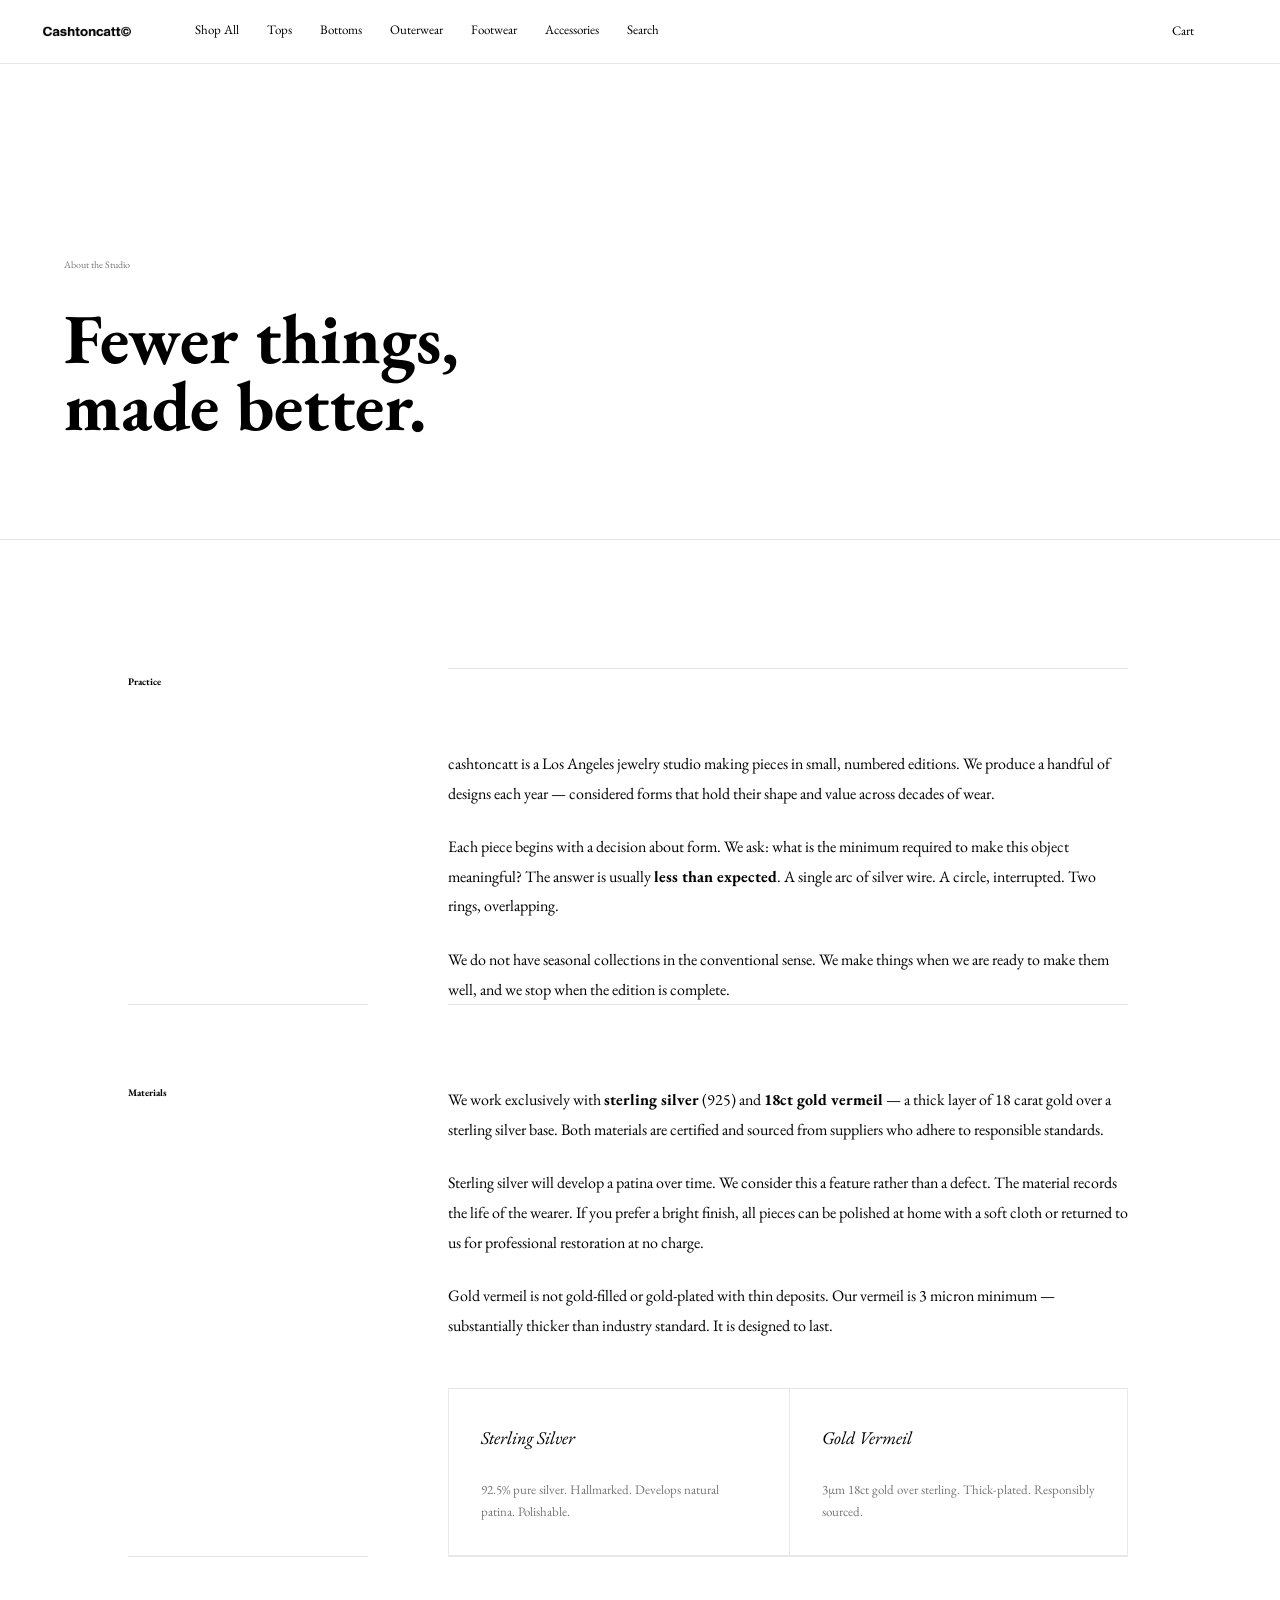
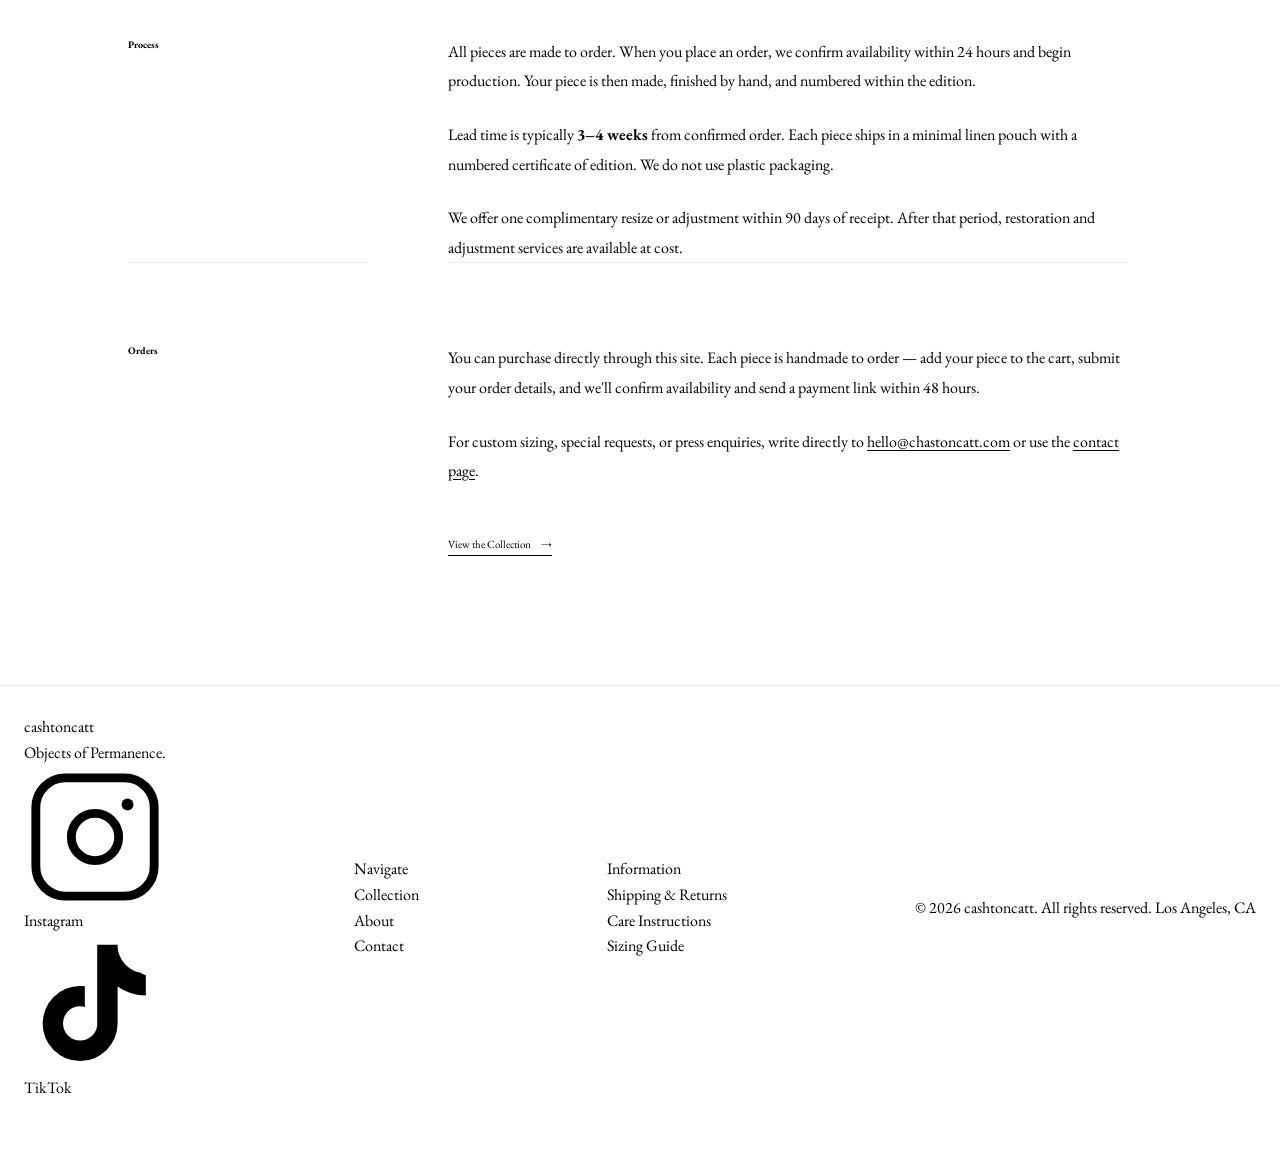
<file: about.html>
<!DOCTYPE html>
<html lang="en">
<head>
  <meta charset="UTF-8">
  <meta name="viewport" content="width=device-width, initial-scale=1.0">
  <title>About — cashtoncatt</title>
  <meta name="description" content="cashtoncatt makes jewelry in small quantities from a studio in Los Angeles. Learn about our practice, materials, and process.">
  <link rel="preconnect" href="https://fonts.googleapis.com">
  <link rel="preconnect" href="https://fonts.gstatic.com" crossorigin>
  <link href="https://fonts.googleapis.com/css2?family=EB+Garamond:ital,wght@0,400;0,500;0,700;1,400&display=swap" rel="stylesheet">
  <link rel="stylesheet" href="css/style.css">
</head>
<body>

  <!-- ============================================
       NAVIGATION
       ============================================ -->
  <nav class="nav scrolled" id="nav">
    <div class="nav__left">
      <a href="index.html" class="nav__brand">
        <img src="images/logo.png" alt="cashtoncatt" class="nav__logo">
      </a>
      <div class="nav__cats">
        <a href="products.html" class="nav__link nav__link--cat">Shop All</a>
        <a href="products.html" class="nav__link nav__link--cat">Tops</a>
        <a href="products.html" class="nav__link nav__link--cat">Bottoms</a>
        <a href="products.html" class="nav__link nav__link--cat">Outerwear</a>
        <a href="products.html" class="nav__link nav__link--cat">Footwear</a>
        <a href="products.html" class="nav__link nav__link--cat">Accessories</a>
        <a href="#" class="nav__link nav__link--cat">Search</a>
      </div>
    </div>
    <div class="nav__right">
      <button class="nav__cart" id="cartToggle" aria-label="Open cart">
        Cart <span class="nav__cart-badge" id="cartBadge1">0</span>
      </button>
      <button class="nav__mobile-toggle" id="mobileToggle" aria-label="Open menu">
        <span></span>
        <span></span>
      </button>
    </div>
  </nav>

  <!-- Mobile Nav -->
  <div class="nav-mobile" id="navMobile" role="dialog" aria-label="Navigation">
    <button class="nav-mobile__close" id="navMobileClose">Close</button>
    <ul class="nav-mobile__links">
      <li><a href="index.html">Home</a></li>
      <li><a href="products.html">Collection</a></li>
      <li><a href="about.html">About</a></li>
      <li><a href="contact.html">Contact</a></li>
    </ul>
  </div>

  <!-- ============================================
       ABOUT HERO
       ============================================ -->
  <section class="about-hero">
    <div class="about-hero__content">
      <span class="label about-hero__label">About the Studio</span>
      <h1 class="about-hero__title display">
        Fewer things,<br>made better.
      </h1>
    </div>
  </section>

  <!-- ============================================
       ABOUT BODY
       ============================================ -->
  <main class="about-body">
    <div class="about-body__inner container">

      <!-- Section 1: Practice -->
      <div class="about-body__section reveal">
        <p class="about-body__label">Practice</p>
      </div>
      <div class="about-body__section reveal reveal-d1">
        <div class="about-body__text">
          <p>
            cashtoncatt is a Los Angeles jewelry studio making pieces in small, numbered editions. We produce a handful of designs each year — considered forms that hold their shape and value across decades of wear.
          </p>
          <p>
            Each piece begins with a decision about form. We ask: what is the minimum required to make this object meaningful? The answer is usually <strong>less than expected</strong>. A single arc of silver wire. A circle, interrupted. Two rings, overlapping.
          </p>
          <p>
            We do not have seasonal collections in the conventional sense. We make things when we are ready to make them well, and we stop when the edition is complete.
          </p>
        </div>
      </div>

      <!-- Section 2: Materials -->
      <div class="about-body__section reveal">
        <p class="about-body__label">Materials</p>
      </div>
      <div class="about-body__section reveal reveal-d1">
        <div class="about-body__text">
          <p>
            We work exclusively with <strong>sterling silver</strong> (925) and <strong>18ct gold vermeil</strong> — a thick layer of 18 carat gold over a sterling silver base. Both materials are certified and sourced from suppliers who adhere to responsible standards.
          </p>
          <p>
            Sterling silver will develop a patina over time. We consider this a feature rather than a defect. The material records the life of the wearer. If you prefer a bright finish, all pieces can be polished at home with a soft cloth or returned to us for professional restoration at no charge.
          </p>
          <p>
            Gold vermeil is not gold-filled or gold-plated with thin deposits. Our vermeil is 3 micron minimum — substantially thicker than industry standard. It is designed to last.
          </p>
          <div class="materials-grid">
            <div class="material-item">
              <p class="material-item__name">Sterling Silver</p>
              <p class="material-item__desc">92.5% pure silver. Hallmarked. Develops natural patina. Polishable.</p>
            </div>
            <div class="material-item" style="border-left: 1px solid var(--border);">
              <p class="material-item__name">Gold Vermeil</p>
              <p class="material-item__desc">3μm 18ct gold over sterling. Thick-plated. Responsibly sourced.</p>
            </div>
          </div>
        </div>
      </div>

      <!-- Section 3: Process -->
      <div class="about-body__section reveal">
        <p class="about-body__label">Process</p>
      </div>
      <div class="about-body__section reveal reveal-d1">
        <div class="about-body__text">
          <p>
            All pieces are made to order. When you place an order, we confirm availability within 24 hours and begin production. Your piece is then made, finished by hand, and numbered within the edition.
          </p>
          <p>
            Lead time is typically <strong>3–4 weeks</strong> from confirmed order. Each piece ships in a minimal linen pouch with a numbered certificate of edition. We do not use plastic packaging.
          </p>
          <p>
            We offer one complimentary resize or adjustment within 90 days of receipt. After that period, restoration and adjustment services are available at cost.
          </p>
        </div>
      </div>

      <!-- Section 4: Orders -->
      <div class="about-body__section reveal">
        <p class="about-body__label">Orders</p>
      </div>
      <div class="about-body__section reveal reveal-d1">
        <div class="about-body__text">
          <p>
            You can purchase directly through this site. Each piece is handmade to order — add your piece to the cart, submit your order details, and we'll confirm availability and send a payment link within 48 hours.
          </p>
          <p>
            For custom sizing, special requests, or press enquiries, write directly to <a href="mailto:hello@chastoncatt.com" style="text-decoration: underline; text-underline-offset: 3px;">hello@chastoncatt.com</a> or use the <a href="contact.html" style="text-decoration: underline; text-underline-offset: 3px;">contact page</a>.
          </p>
          <a href="products.html" class="cta-link" style="margin-top: 48px; display: inline-flex;">
            View the Collection <span class="arrow">→</span>
          </a>
        </div>
      </div>

    </div>
  </main>

  <!-- ============================================
       FOOTER
       ============================================ -->
  <footer class="footer">
    <div class="footer__inner">
      <div>
        <p class="footer__brand">cashtoncatt</p>
        <p class="footer__tagline">Objects of Permanence.</p>
        <div class="footer__social">
          <a href="https://instagram.com/chastoncatt" target="_blank" rel="noopener" class="footer__social-link" aria-label="Instagram">
            <svg class="footer__social-icon" viewBox="0 0 24 24" fill="none" stroke="currentColor" stroke-width="1.5" xmlns="http://www.w3.org/2000/svg" aria-hidden="true">
              <rect x="2" y="2" width="20" height="20" rx="5" ry="5"/>
              <circle cx="12" cy="12" r="4"/>
              <circle cx="17.5" cy="6.5" r="1" fill="currentColor" stroke="none"/>
            </svg>
            Instagram
          </a>
          <a href="https://tiktok.com/@chastoncatt" target="_blank" rel="noopener" class="footer__social-link" aria-label="TikTok">
            <svg class="footer__social-icon" viewBox="0 0 24 24" fill="currentColor" xmlns="http://www.w3.org/2000/svg" aria-hidden="true">
              <path d="M19.59 6.69a4.83 4.83 0 01-3.77-4.25V2h-3.45v13.67a2.89 2.89 0 01-2.88 2.5 2.89 2.89 0 01-2.89-2.89 2.89 2.89 0 012.89-2.89c.28 0 .54.04.79.1V9.01a6.27 6.27 0 00-.79-.05 6.34 6.34 0 00-6.34 6.34 6.34 6.34 0 006.34 6.34 6.34 6.34 0 006.33-6.34V9.05a8.16 8.16 0 004.77 1.52V7.12a4.85 4.85 0 01-1-.43z"/>
            </svg>
            TikTok
          </a>
        </div>
      </div>
      <div>
        <p class="footer__nav-label">Navigate</p>
        <ul class="footer__nav">
          <li><a href="products.html">Collection</a></li>
          <li><a href="about.html">About</a></li>
          <li><a href="contact.html">Contact</a></li>
        </ul>
      </div>
      <div>
        <p class="footer__nav-label">Information</p>
        <ul class="footer__nav">
          <li><a href="contact.html">Shipping &amp; Returns</a></li>
          <li><a href="contact.html">Care Instructions</a></li>
          <li><a href="contact.html">Sizing Guide</a></li>
        </ul>
      </div>
      <div class="footer__bottom">
        <span>© 2026 cashtoncatt. All rights reserved.</span>
        <span>Los Angeles, CA</span>
      </div>
    </div>
  </footer>

  <script src="js/products.js"></script>
  <script src="js/cart.js"></script>
  <script src="js/main.js"></script>
</body>
</html>
</file>
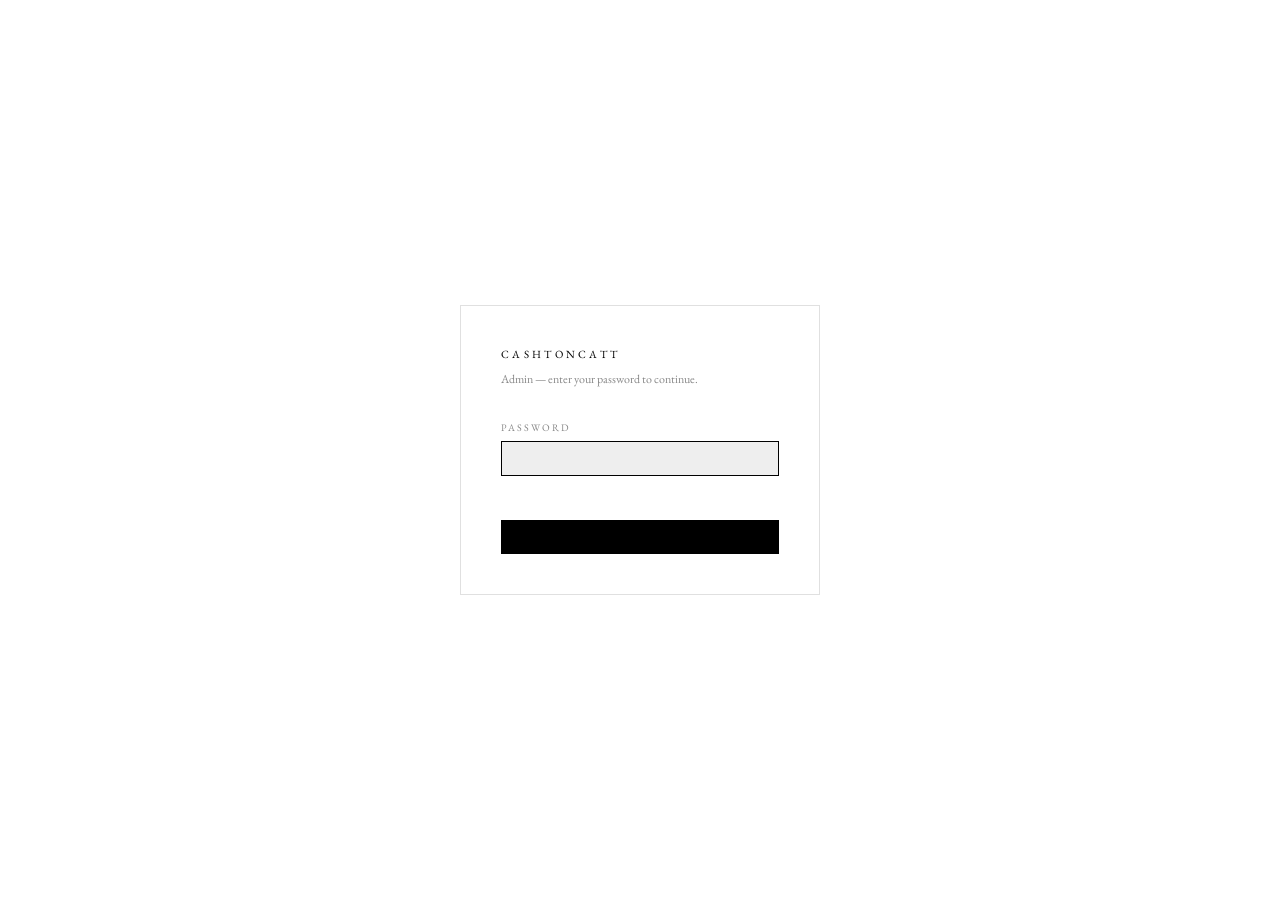
<file: admin.html>
<!DOCTYPE html>
<html lang="en">
<head>
  <meta charset="UTF-8">
  <meta name="viewport" content="width=device-width, initial-scale=1.0">
  <title>Admin — cashtoncatt</title>
  <meta name="robots" content="noindex, nofollow">
  <link rel="preconnect" href="https://fonts.googleapis.com">
  <link rel="preconnect" href="https://fonts.gstatic.com" crossorigin>
  <link href="https://fonts.googleapis.com/css2?family=EB+Garamond:ital,wght@0,400;0,500;0,700;1,400&display=swap" rel="stylesheet">
  <style>
    *, *::before, *::after { box-sizing: border-box; margin: 0; padding: 0; }

    :root {
      --bg:      #ffffff;
      --bg2:     #f5f5f5;
      --bg3:     #eeeeee;
      --border:  #e0e0e0;
      --text:    #111111;
      --muted:   #888888;
      --accent:  #000000;
      --danger:  #cc0000;
      --success: #008844;
    }

    html { font-size: 14px; -webkit-font-smoothing: antialiased; }

    body {
      font-family: 'EB Garamond', Georgia, serif;
      background: var(--bg);
      color: var(--text);
      min-height: 100vh;
      line-height: 1.5;
    }

    a { color: inherit; text-decoration: none; }
    button { cursor: pointer; font-family: inherit; }
    input, textarea, select {
      font-family: inherit;
      font-size: 13px;
      color: var(--text);
      background: var(--bg3);
      border: 1px solid var(--border);
      padding: 8px 10px;
      width: 100%;
      transition: border-color 0.15s;
    }
    input:focus, textarea:focus, select:focus {
      outline: none;
      border-color: var(--accent);
    }
    input[type="checkbox"] {
      width: auto;
      accent-color: var(--accent);
    }
    input[type="color"] {
      width: 48px;
      height: 32px;
      padding: 2px;
      cursor: pointer;
    }
    input[type="file"] {
      background: none;
      border: none;
      padding: 0;
      color: var(--muted);
    }
    textarea { resize: vertical; }
    select option { background: var(--bg3); }

    /* ---- Layout ---- */
    .admin-header {
      background: var(--bg2);
      border-bottom: 1px solid var(--border);
      padding: 16px 24px;
      display: flex;
      align-items: center;
      justify-content: space-between;
      position: sticky;
      top: 0;
      z-index: 10;
    }

    .admin-header__brand {
      font-size: 11px;
      letter-spacing: 0.3em;
      text-transform: uppercase;
      color: var(--accent);
    }

    .admin-header__right {
      display: flex;
      align-items: center;
      gap: 16px;
      font-size: 11px;
      color: var(--muted);
    }

    .admin-main {
      max-width: 1100px;
      margin: 0 auto;
      padding: 40px 24px 80px;
    }

    .admin-section-title {
      font-size: 11px;
      letter-spacing: 0.25em;
      text-transform: uppercase;
      color: var(--muted);
      margin-bottom: 20px;
      padding-bottom: 12px;
      border-bottom: 1px solid var(--border);
    }

    /* ---- Notice ---- */
    .admin-notice {
      position: fixed;
      bottom: 24px;
      right: 24px;
      background: var(--success);
      color: #000;
      padding: 12px 20px;
      font-size: 12px;
      letter-spacing: 0.1em;
      opacity: 0;
      pointer-events: none;
      transition: opacity 0.3s;
      z-index: 100;
    }

    .admin-notice.visible { opacity: 1; }

    /* ---- Login Wall ---- */
    .admin-login-wall {
      min-height: 100vh;
      display: flex;
      align-items: center;
      justify-content: center;
      padding: 24px;
    }

    .admin-login-box {
      width: 100%;
      max-width: 360px;
      border: 1px solid var(--border);
      padding: 40px;
    }

    .admin-login-title {
      font-size: 11px;
      letter-spacing: 0.3em;
      text-transform: uppercase;
      color: var(--accent);
      margin-bottom: 8px;
    }

    .admin-login-sub {
      font-size: 12px;
      color: var(--muted);
      margin-bottom: 32px;
    }

    .admin-login-field {
      display: flex;
      flex-direction: column;
      gap: 6px;
      margin-bottom: 16px;
    }

    .admin-login-field label {
      font-size: 10px;
      letter-spacing: 0.2em;
      text-transform: uppercase;
      color: var(--muted);
    }

    .admin-login-error {
      font-size: 12px;
      color: var(--danger);
      margin-bottom: 12px;
      min-height: 16px;
    }

    /* ---- Buttons ---- */
    .admin-btn {
      background: none;
      border: 1px solid var(--border);
      color: var(--text);
      padding: 7px 14px;
      font-size: 11px;
      letter-spacing: 0.1em;
      transition: border-color 0.15s, color 0.15s;
    }

    .admin-btn:hover {
      border-color: var(--accent);
      color: var(--accent);
    }

    .admin-btn-primary {
      background: var(--accent);
      border: 1px solid var(--accent);
      color: #000;
      padding: 9px 18px;
      font-size: 11px;
      letter-spacing: 0.1em;
      font-family: inherit;
      transition: opacity 0.15s;
    }

    .admin-btn-primary:hover { opacity: 0.85; }

    .admin-btn-danger {
      border-color: var(--danger);
      color: var(--danger);
    }

    .admin-btn-danger:hover {
      background: var(--danger);
      color: #fff;
    }

    /* ---- Table ---- */
    .admin-table {
      width: 100%;
      border-collapse: collapse;
      font-size: 12px;
      margin-bottom: 20px;
    }

    .admin-table th {
      text-align: left;
      font-size: 10px;
      letter-spacing: 0.15em;
      text-transform: uppercase;
      color: var(--muted);
      padding: 10px 12px;
      border-bottom: 1px solid var(--border);
    }

    .admin-table td {
      padding: 14px 12px;
      border-bottom: 1px solid var(--border);
      vertical-align: middle;
    }

    .admin-table tr:hover td { background: var(--bg2); }

    .admin-product-name { color: var(--accent); margin-bottom: 2px; }
    .admin-product-meta { font-size: 11px; color: var(--muted); }

    .admin-actions { display: flex; gap: 8px; }

    .admin-toggle {
      font-size: 10px;
      letter-spacing: 0.1em;
      padding: 4px 10px;
      border: 1px solid var(--border);
      background: none;
      font-family: inherit;
      cursor: pointer;
      transition: all 0.15s;
    }

    .admin-toggle.on {
      border-color: var(--success);
      color: var(--success);
    }

    .admin-toggle.off { color: var(--muted); }

    .admin-toggle:hover { border-color: var(--accent); color: var(--accent); }

    .admin-empty {
      color: var(--muted);
      font-size: 13px;
      padding: 32px 0;
    }

    /* ---- Form ---- */
    .admin-form-panel {
      margin-top: 32px;
      border: 1px solid var(--border);
      padding: 32px;
      background: var(--bg2);
    }

    .admin-form-title {
      font-size: 11px;
      letter-spacing: 0.25em;
      text-transform: uppercase;
      color: var(--accent);
      margin-bottom: 28px;
    }

    .admin-form-grid {
      display: grid;
      grid-template-columns: 1fr 1fr;
      gap: 20px;
    }

    @media (max-width: 640px) {
      .admin-form-grid { grid-template-columns: 1fr; }
    }

    .admin-field {
      display: flex;
      flex-direction: column;
      gap: 6px;
    }

    .admin-field-wide {
      grid-column: 1 / -1;
    }

    .admin-field label {
      font-size: 10px;
      letter-spacing: 0.15em;
      text-transform: uppercase;
      color: var(--muted);
    }

    .admin-hint {
      font-size: 11px;
      color: var(--muted);
      margin-top: 4px;
    }

    .admin-form-actions {
      margin-top: 28px;
      padding-top: 20px;
      border-top: 1px solid var(--border);
      display: flex;
      gap: 12px;
      flex-wrap: wrap;
      align-items: center;
    }

    /* ---- Logout ---- */
    .admin-logout {
      font-size: 11px;
      letter-spacing: 0.15em;
      text-transform: uppercase;
      color: var(--muted);
      background: none;
      border: none;
      cursor: pointer;
      transition: color 0.15s;
    }

    .admin-logout:hover { color: var(--accent); }

    /* ---- Info box ---- */
    .admin-info {
      border: 1px solid var(--border);
      padding: 16px 20px;
      margin-bottom: 32px;
      font-size: 12px;
      color: var(--muted);
      line-height: 1.7;
    }

    .admin-info strong { color: var(--text); }

    /* Site status */
    .admin-site-status {
      border: 1px solid var(--border);
      padding: 24px;
      background: var(--bg2);
      margin-bottom: 0;
    }

    .admin-status-row {
      display: flex;
      align-items: center;
      justify-content: space-between;
      gap: 24px;
    }

    .admin-status-label {
      font-size: 18px;
      font-weight: bold;
      letter-spacing: 0.1em;
      margin-bottom: 4px;
    }

    .admin-status-label.open  { color: var(--success); }
    .admin-status-label.closed { color: var(--danger); }

    .admin-status-sub {
      font-size: 12px;
      color: var(--muted);
    }

    .admin-status-toggle {
      font-family: inherit;
      font-size: 11px;
      letter-spacing: 0.1em;
      padding: 9px 18px;
      border: 1px solid var(--border);
      background: none;
      color: var(--text);
      cursor: pointer;
      white-space: nowrap;
      transition: all 0.15s;
    }

    .admin-status-toggle:hover {
      border-color: var(--accent);
      color: var(--accent);
    }

    /* Bypass users table */
    .bypass-user-row {
      display: flex;
      align-items: center;
      justify-content: space-between;
      padding: 12px 0;
      border-bottom: 1px solid var(--border);
      font-size: 12px;
      gap: 16px;
    }

    .bypass-user-email { color: var(--accent); }
    .bypass-user-pw { color: var(--muted); font-size: 11px; }
  </style>
</head>
<body>

  <!-- ============================================
       LOGIN WALL
       ============================================ -->
  <div class="admin-login-wall" id="adminLoginWall">
    <div class="admin-login-box">
      <p class="admin-login-title">cashtoncatt</p>
      <p class="admin-login-sub">Admin — enter your password to continue.</p>
      <form id="adminLoginForm">
        <div class="admin-login-field">
          <label for="adminPassword">Password</label>
          <input type="password" id="adminPassword" autocomplete="current-password" autofocus>
        </div>
        <p class="admin-login-error" id="loginError"></p>
        <button type="submit" class="admin-btn-primary" style="width:100%">Enter →</button>
      </form>
    </div>
  </div>

  <!-- ============================================
       DASHBOARD (hidden until authed)
       ============================================ -->
  <div id="adminDashboard" style="display:none">

    <header class="admin-header">
      <span class="admin-header__brand">cashtoncatt · Admin</span>
      <div class="admin-header__right">
        <a href="index.html" target="_blank">← View Site</a>
        <button class="admin-logout" id="adminLogout">Log Out</button>
      </div>
    </header>

    <main class="admin-main">

      <!-- ============================================
           SITE STATUS
           ============================================ -->
      <p class="admin-section-title">Site Status</p>

      <div class="admin-site-status" id="adminSiteStatus">
        <div class="admin-status-row">
          <div>
            <div class="admin-status-label" id="siteStatusLabel">OPEN</div>
            <div class="admin-status-sub">Visitors can access the site normally.</div>
          </div>
          <button class="admin-status-toggle" id="siteStatusToggle">Set to CLOSED</button>
        </div>
      </div>

      <p class="admin-section-title" style="margin-top:40px">Bypass Users <span style="font-size:10px;color:var(--muted);text-transform:none;letter-spacing:0;">(can access site when closed)</span></p>

      <div class="admin-info">
        Add email + password pairs for users who can access the site even when it's closed.
      </div>

      <div id="bypassUsersList"></div>

      <div class="admin-form-panel" style="margin-top:0">
        <p class="admin-form-title">Add Bypass User</p>
        <div class="admin-form-grid">
          <div class="admin-field">
            <label>Email</label>
            <input type="email" id="bypassEmail" placeholder="user@example.com">
          </div>
          <div class="admin-field">
            <label>Password</label>
            <input type="text" id="bypassPassword" placeholder="Choose a password">
          </div>
        </div>
        <div class="admin-form-actions">
          <button class="admin-btn-primary" id="addBypassUser">Add User</button>
        </div>
      </div>

      <div class="admin-info" style="margin-top:40px">
        <strong>How products work:</strong> Changes you make here are saved in your browser and appear on the site immediately.
        Use <strong>Export JSON</strong> to download an updated <code>products.js</code> file — upload it to your server to make changes permanent across all devices.
        <br>Default password is <strong>chastoncatt2026</strong> — change it in <code>js/admin.js</code> line 8.
      </div>

      <p class="admin-section-title">Products</p>

      <div id="adminProducts">
        <!-- Rendered by admin.js -->
      </div>

      <div id="adminFormPanel" class="admin-form-panel" style="display:none">
        <!-- Product form rendered by admin.js -->
      </div>

    </main>

  </div>

  <!-- Notice toast -->
  <div class="admin-notice" id="adminNotice"></div>

  <script src="js/products.js"></script>
  <script src="js/admin.js"></script>
</body>
</html>
</file>
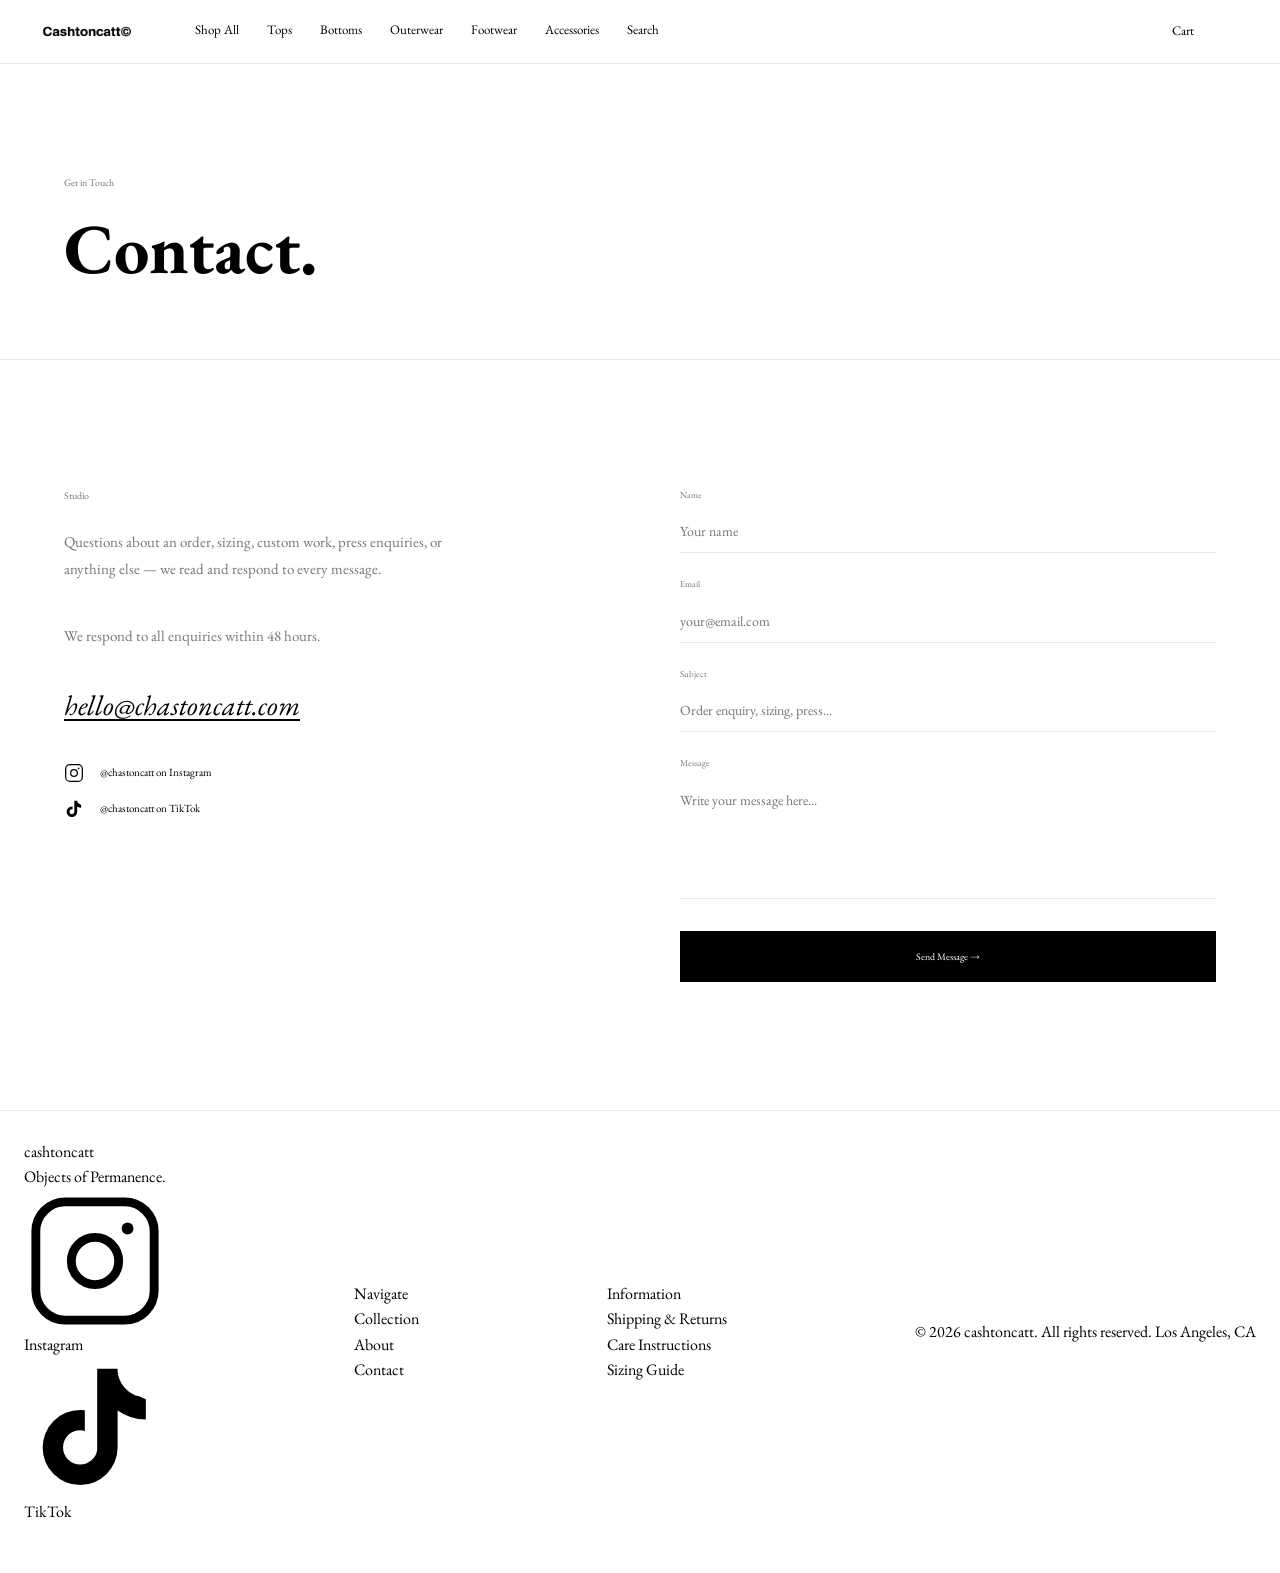
<file: contact.html>
<!DOCTYPE html>
<html lang="en">
<head>
  <meta charset="UTF-8">
  <meta name="viewport" content="width=device-width, initial-scale=1.0">
  <title>Contact — cashtoncatt</title>
  <meta name="description" content="Get in touch with cashtoncatt. Questions, custom work, press, and general enquiries.">
  <link rel="preconnect" href="https://fonts.googleapis.com">
  <link rel="preconnect" href="https://fonts.gstatic.com" crossorigin>
  <link href="https://fonts.googleapis.com/css2?family=EB+Garamond:ital,wght@0,400;0,500;0,700;1,400&display=swap" rel="stylesheet">
  <link rel="stylesheet" href="css/style.css">
</head>
<body>

  <!-- ============================================
       NAVIGATION
       ============================================ -->
  <nav class="nav scrolled" id="nav">
    <div class="nav__left">
      <a href="index.html" class="nav__brand">
        <img src="images/logo.png" alt="cashtoncatt" class="nav__logo">
      </a>
      <div class="nav__cats">
        <a href="products.html" class="nav__link nav__link--cat">Shop All</a>
        <a href="products.html" class="nav__link nav__link--cat">Tops</a>
        <a href="products.html" class="nav__link nav__link--cat">Bottoms</a>
        <a href="products.html" class="nav__link nav__link--cat">Outerwear</a>
        <a href="products.html" class="nav__link nav__link--cat">Footwear</a>
        <a href="products.html" class="nav__link nav__link--cat">Accessories</a>
        <a href="#" class="nav__link nav__link--cat">Search</a>
      </div>
    </div>
    <div class="nav__right">
      <button class="nav__cart" id="cartToggle" aria-label="Open cart">
        Cart <span class="nav__cart-badge" id="cartBadge1">0</span>
      </button>
      <button class="nav__mobile-toggle" id="mobileToggle" aria-label="Open menu">
        <span></span>
        <span></span>
      </button>
    </div>
  </nav>

  <!-- Mobile Nav -->
  <div class="nav-mobile" id="navMobile" role="dialog" aria-label="Navigation">
    <button class="nav-mobile__close" id="navMobileClose">Close</button>
    <ul class="nav-mobile__links">
      <li><a href="index.html">Home</a></li>
      <li><a href="products.html">Collection</a></li>
      <li><a href="about.html">About</a></li>
      <li><a href="contact.html">Contact</a></li>
    </ul>
  </div>

  <!-- ============================================
       CONTACT HERO
       ============================================ -->
  <section class="contact-hero">
    <div class="contact-hero__content">
      <span class="label contact-hero__label">Get in Touch</span>
      <h1 class="contact-hero__title">Contact.</h1>
    </div>
  </section>

  <!-- ============================================
       CONTACT BODY
       ============================================ -->
  <main class="contact-body">
    <div class="contact-body__inner">

      <!-- Left: Info + Social -->
      <div class="reveal">
        <span class="contact-info__label">Studio</span>
        <p class="contact-info__text">
          Questions about an order, sizing, custom work, press enquiries, or anything else — we read and respond to every message.
        </p>
        <p class="contact-info__text">
          We respond to all enquiries within 48 hours.
        </p>
        <a href="mailto:hello@chastoncatt.com" class="contact-info__email">
          hello@chastoncatt.com
        </a>

        <div class="social-links">
          <a href="https://instagram.com/chastoncatt" target="_blank" rel="noopener" class="social-link">
            <svg class="social-link__icon" viewBox="0 0 24 24" fill="none" stroke="currentColor" stroke-width="1.5" xmlns="http://www.w3.org/2000/svg" aria-hidden="true">
              <rect x="2" y="2" width="20" height="20" rx="5" ry="5"/>
              <circle cx="12" cy="12" r="4"/>
              <circle cx="17.5" cy="6.5" r="1" fill="currentColor" stroke="none"/>
            </svg>
            @chastoncatt on Instagram
          </a>
          <a href="https://tiktok.com/@chastoncatt" target="_blank" rel="noopener" class="social-link">
            <svg class="social-link__icon" viewBox="0 0 24 24" fill="currentColor" xmlns="http://www.w3.org/2000/svg" aria-hidden="true">
              <path d="M19.59 6.69a4.83 4.83 0 01-3.77-4.25V2h-3.45v13.67a2.89 2.89 0 01-2.88 2.5 2.89 2.89 0 01-2.89-2.89 2.89 2.89 0 012.89-2.89c.28 0 .54.04.79.1V9.01a6.27 6.27 0 00-.79-.05 6.34 6.34 0 00-6.34 6.34 6.34 6.34 0 006.34 6.34 6.34 6.34 0 006.33-6.34V9.05a8.16 8.16 0 004.77 1.52V7.12a4.85 4.85 0 01-1-.43z"/>
            </svg>
            @chastoncatt on TikTok
          </a>
        </div>
      </div>

      <!-- Right: Form -->
      <div class="reveal reveal-d1">
        <form class="contact-form" id="contactForm">
          <div class="form-field">
            <label class="form-label" for="contact-name">Name</label>
            <input class="form-input" id="contact-name" type="text" name="name" required autocomplete="name" placeholder="Your name">
          </div>
          <div class="form-field">
            <label class="form-label" for="contact-email">Email</label>
            <input class="form-input" id="contact-email" type="email" name="email" required autocomplete="email" placeholder="your@email.com">
          </div>
          <div class="form-field">
            <label class="form-label" for="contact-subject">Subject</label>
            <input class="form-input" id="contact-subject" type="text" name="subject" placeholder="Order enquiry, sizing, press...">
          </div>
          <div class="form-field">
            <label class="form-label" for="contact-message">Message</label>
            <textarea class="form-input form-textarea" id="contact-message" name="message" rows="5" required placeholder="Write your message here..."></textarea>
          </div>
          <div class="form-submit-wrapper">
            <button type="submit" class="btn btn-primary">Send Message →</button>
          </div>
        </form>
        <div class="form-success" id="formSuccess">
          Message sent. We'll be in touch within 48 hours.
        </div>
      </div>

    </div>
  </main>

  <!-- ============================================
       FOOTER
       ============================================ -->
  <footer class="footer">
    <div class="footer__inner">
      <div>
        <p class="footer__brand">cashtoncatt</p>
        <p class="footer__tagline">Objects of Permanence.</p>
        <div class="footer__social">
          <a href="https://instagram.com/chastoncatt" target="_blank" rel="noopener" class="footer__social-link" aria-label="Instagram">
            <svg class="footer__social-icon" viewBox="0 0 24 24" fill="none" stroke="currentColor" stroke-width="1.5" xmlns="http://www.w3.org/2000/svg" aria-hidden="true">
              <rect x="2" y="2" width="20" height="20" rx="5" ry="5"/>
              <circle cx="12" cy="12" r="4"/>
              <circle cx="17.5" cy="6.5" r="1" fill="currentColor" stroke="none"/>
            </svg>
            Instagram
          </a>
          <a href="https://tiktok.com/@chastoncatt" target="_blank" rel="noopener" class="footer__social-link" aria-label="TikTok">
            <svg class="footer__social-icon" viewBox="0 0 24 24" fill="currentColor" xmlns="http://www.w3.org/2000/svg" aria-hidden="true">
              <path d="M19.59 6.69a4.83 4.83 0 01-3.77-4.25V2h-3.45v13.67a2.89 2.89 0 01-2.88 2.5 2.89 2.89 0 01-2.89-2.89 2.89 2.89 0 012.89-2.89c.28 0 .54.04.79.1V9.01a6.27 6.27 0 00-.79-.05 6.34 6.34 0 00-6.34 6.34 6.34 6.34 0 006.34 6.34 6.34 6.34 0 006.33-6.34V9.05a8.16 8.16 0 004.77 1.52V7.12a4.85 4.85 0 01-1-.43z"/>
            </svg>
            TikTok
          </a>
        </div>
      </div>
      <div>
        <p class="footer__nav-label">Navigate</p>
        <ul class="footer__nav">
          <li><a href="products.html">Collection</a></li>
          <li><a href="about.html">About</a></li>
          <li><a href="contact.html">Contact</a></li>
        </ul>
      </div>
      <div>
        <p class="footer__nav-label">Information</p>
        <ul class="footer__nav">
          <li><a href="contact.html">Shipping &amp; Returns</a></li>
          <li><a href="contact.html">Care Instructions</a></li>
          <li><a href="contact.html">Sizing Guide</a></li>
        </ul>
      </div>
      <div class="footer__bottom">
        <span>© 2026 cashtoncatt. All rights reserved.</span>
        <span>Los Angeles, CA</span>
      </div>
    </div>
  </footer>

  <script src="js/products.js"></script>
  <script src="js/cart.js"></script>
  <script src="js/main.js"></script>
</body>
</html>
</file>
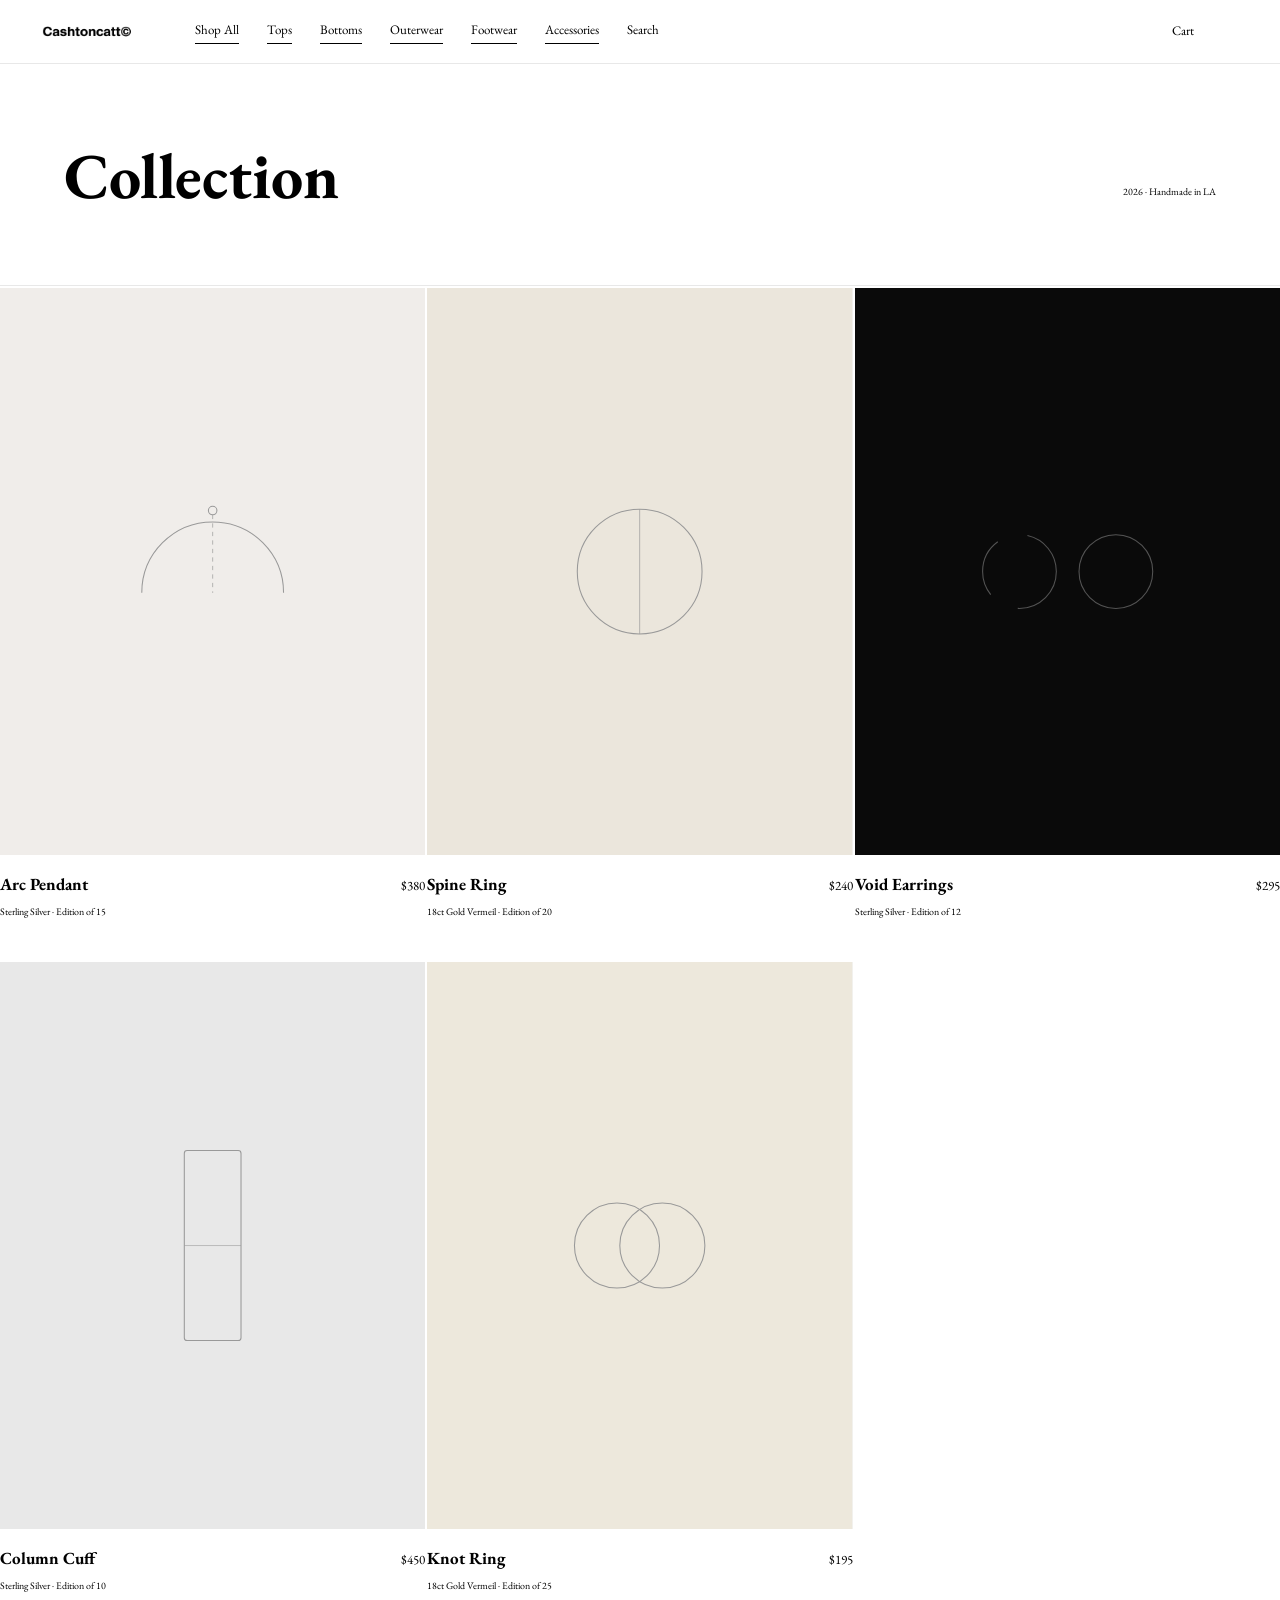
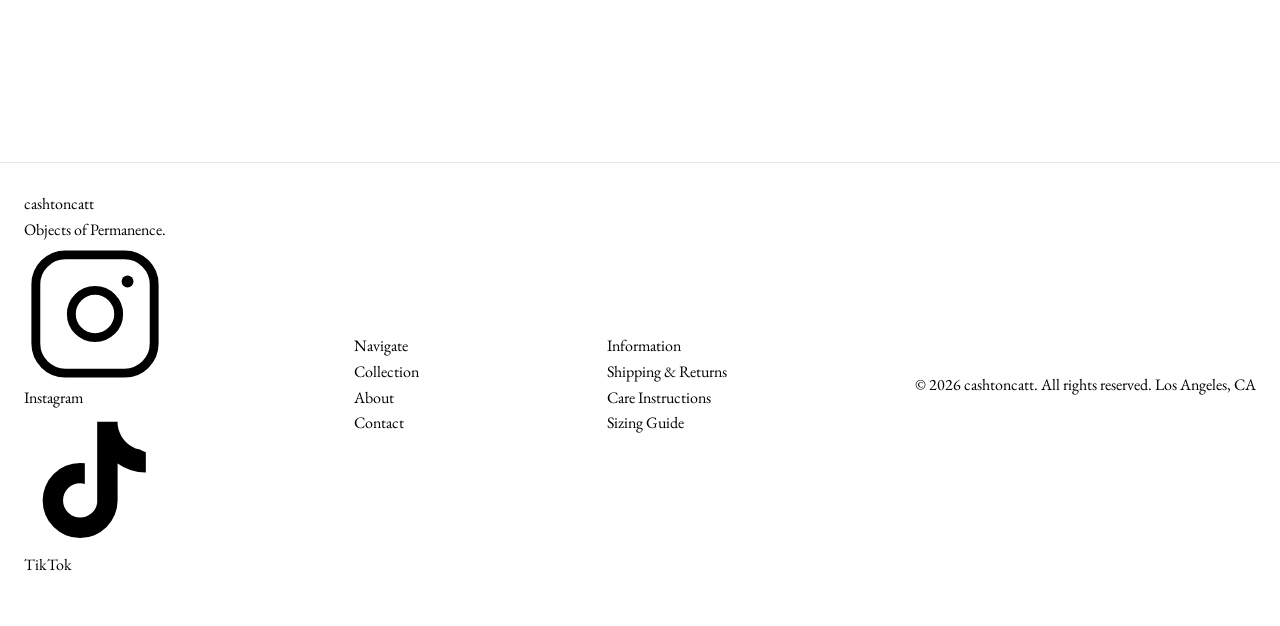
<file: products.html>
<!DOCTYPE html>
<html lang="en">
<head>
  <meta charset="UTF-8">
  <meta name="viewport" content="width=device-width, initial-scale=1.0">
  <title>Collection — cashtoncatt</title>
  <meta name="description" content="Limited edition handmade jewelry in sterling silver and 18ct gold vermeil. Made to order in Los Angeles.">
  <link rel="preconnect" href="https://fonts.googleapis.com">
  <link rel="preconnect" href="https://fonts.gstatic.com" crossorigin>
  <link href="https://fonts.googleapis.com/css2?family=EB+Garamond:ital,wght@0,400;0,500;0,700;1,400&display=swap" rel="stylesheet">
  <link rel="stylesheet" href="css/style.css">
</head>
<body>

  <!-- ============================================
       NAVIGATION
       ============================================ -->
  <nav class="nav scrolled" id="nav">
    <div class="nav__left">
      <a href="index.html" class="nav__brand">
        <img src="images/logo.png" alt="cashtoncatt" class="nav__logo">
      </a>
      <div class="nav__cats">
        <a href="products.html" class="nav__link nav__link--cat">Shop All</a>
        <a href="products.html" class="nav__link nav__link--cat">Tops</a>
        <a href="products.html" class="nav__link nav__link--cat">Bottoms</a>
        <a href="products.html" class="nav__link nav__link--cat">Outerwear</a>
        <a href="products.html" class="nav__link nav__link--cat">Footwear</a>
        <a href="products.html" class="nav__link nav__link--cat">Accessories</a>
        <a href="#" class="nav__link nav__link--cat">Search</a>
      </div>
    </div>
    <div class="nav__right">
      <button class="nav__cart" id="cartToggle" aria-label="Open cart">
        Cart <span class="nav__cart-badge" id="cartBadge1">0</span>
      </button>
      <button class="nav__mobile-toggle" id="mobileToggle" aria-label="Open menu">
        <span></span>
        <span></span>
      </button>
    </div>
  </nav>

  <!-- Mobile Nav -->
  <div class="nav-mobile" id="navMobile" role="dialog" aria-label="Navigation">
    <button class="nav-mobile__close" id="navMobileClose">Close</button>
    <ul class="nav-mobile__links">
      <li><a href="index.html">Home</a></li>
      <li><a href="products.html">Collection</a></li>
      <li><a href="about.html">About</a></li>
      <li><a href="contact.html">Contact</a></li>
    </ul>
  </div>

  <!-- ============================================
       PAGE HEADER
       ============================================ -->
  <header class="page-header">
    <div class="page-header__inner">
      <h1 class="page-header__title">Collection</h1>
      <span class="page-header__meta">2026 · Handmade in LA</span>
    </div>
  </header>

  <!-- ============================================
       PRODUCTS GRID (rendered by JS)
       ============================================ -->
  <main class="products-section container">
    <div class="products-grid" id="productsGrid">
      <!-- Rendered by js/main.js from products.js data -->
    </div>
  </main>

  <!-- ============================================
       FOOTER
       ============================================ -->
  <footer class="footer">
    <div class="footer__inner">
      <div>
        <p class="footer__brand">cashtoncatt</p>
        <p class="footer__tagline">Objects of Permanence.</p>
        <div class="footer__social">
          <a href="https://instagram.com/chastoncatt" target="_blank" rel="noopener" class="footer__social-link" aria-label="Instagram">
            <svg class="footer__social-icon" viewBox="0 0 24 24" fill="none" stroke="currentColor" stroke-width="1.5" xmlns="http://www.w3.org/2000/svg" aria-hidden="true">
              <rect x="2" y="2" width="20" height="20" rx="5" ry="5"/>
              <circle cx="12" cy="12" r="4"/>
              <circle cx="17.5" cy="6.5" r="1" fill="currentColor" stroke="none"/>
            </svg>
            Instagram
          </a>
          <a href="https://tiktok.com/@chastoncatt" target="_blank" rel="noopener" class="footer__social-link" aria-label="TikTok">
            <svg class="footer__social-icon" viewBox="0 0 24 24" fill="currentColor" xmlns="http://www.w3.org/2000/svg" aria-hidden="true">
              <path d="M19.59 6.69a4.83 4.83 0 01-3.77-4.25V2h-3.45v13.67a2.89 2.89 0 01-2.88 2.5 2.89 2.89 0 01-2.89-2.89 2.89 2.89 0 012.89-2.89c.28 0 .54.04.79.1V9.01a6.27 6.27 0 00-.79-.05 6.34 6.34 0 00-6.34 6.34 6.34 6.34 0 006.34 6.34 6.34 6.34 0 006.33-6.34V9.05a8.16 8.16 0 004.77 1.52V7.12a4.85 4.85 0 01-1-.43z"/>
            </svg>
            TikTok
          </a>
        </div>
      </div>
      <div>
        <p class="footer__nav-label">Navigate</p>
        <ul class="footer__nav">
          <li><a href="products.html">Collection</a></li>
          <li><a href="about.html">About</a></li>
          <li><a href="contact.html">Contact</a></li>
        </ul>
      </div>
      <div>
        <p class="footer__nav-label">Information</p>
        <ul class="footer__nav">
          <li><a href="contact.html">Shipping &amp; Returns</a></li>
          <li><a href="contact.html">Care Instructions</a></li>
          <li><a href="contact.html">Sizing Guide</a></li>
        </ul>
      </div>
      <div class="footer__bottom">
        <span>© 2026 cashtoncatt. All rights reserved.</span>
        <span>Los Angeles, CA</span>
      </div>
    </div>
  </footer>

  <!-- ============================================
       PRODUCT MODAL
       ============================================ -->
  <div class="product-modal" id="productModal" role="dialog" aria-modal="true" aria-label="Product details" tabindex="-1">
    <div class="product-modal__backdrop" id="modalBackdrop"></div>
    <div class="product-modal__panel">
      <div class="product-modal__inner">
        <button class="product-modal__close" id="modalClose" aria-label="Close">Back</button>

        <div class="product-modal__image" id="modalImage"></div>

        <span class="label product-modal__edition" id="modalEdition"></span>
        <h2 class="product-modal__name" id="modalName"></h2>

        <div class="product-modal__specs">
          <div>
            <p class="spec-label">Material</p>
            <p class="spec-value" id="modalMaterial"></p>
          </div>
          <div>
            <p class="spec-label">Edition</p>
            <p class="spec-value" id="modalEditionCount"></p>
          </div>
          <div>
            <p class="spec-label" id="modalSpec1L"></p>
            <p class="spec-value" id="modalSpec1V"></p>
          </div>
          <div>
            <p class="spec-label" id="modalSpec2L"></p>
            <p class="spec-value" id="modalSpec2V"></p>
          </div>
        </div>

        <div id="modalOptions"></div>

        <p class="product-modal__description" id="modalDesc"></p>

        <div class="product-modal__price-row">
          <span class="product-modal__price" id="modalPrice"></span>
          <span class="product-modal__avail" id="modalAvail"></span>
        </div>

        <button class="btn btn-primary" id="modalAddCart">Add to Cart</button>
      </div>
    </div>
  </div>

  <script src="js/products.js"></script>
  <script src="js/cart.js"></script>
  <script src="js/main.js"></script>
</body>
</html>
</file>
<file: css/style.css>
/* ============================================
   CASHTONCATT — Global Stylesheet
   ============================================ */

/* ============================================
   SPLASH (site closed screen)
   ============================================ */
.splash {
  position: fixed;
  inset: 0;
  z-index: 9999;
  background: #fff;
  display: flex;
  flex-direction: column;
  align-items: center;
  justify-content: center;
  gap: 48px;
}

.splash__brand {
  position: absolute;
  top: 32px;
  left: 50%;
  transform: translateX(-50%);
  font-family: 'EB Garamond', Georgia, serif;
  font-size: 13px;
  font-weight: 400;
  letter-spacing: 0.15em;
  text-transform: lowercase;
  color: #000;
  white-space: nowrap;
}

.splash__form {
  display: flex;
  flex-direction: column;
  align-items: center;
  gap: 12px;
  width: 100%;
  max-width: 320px;
  padding: 0 24px;
}

.splash__error {
  font-size: 12px;
  color: #c00;
  min-height: 16px;
  text-align: center;
}

.splash__input {
  width: 100%;
  font-family: 'EB Garamond', Georgia, serif;
  font-size: 14px;
  border: none;
  border-bottom: 1px solid #000;
  padding: 8px 0;
  background: transparent;
  color: #000;
  outline: none;
  text-align: center;
}

.splash__input::placeholder { color: #999; }

.splash__submit {
  margin-top: 8px;
  font-family: 'EB Garamond', Georgia, serif;
  font-size: 11px;
  font-weight: 500;
  letter-spacing: 0.2em;
  background: none;
  border: 1px solid #000;
  padding: 10px 32px;
  cursor: pointer;
  color: #000;
}

.splash__submit:hover { background: #000; color: #fff; }

/* --- Variables --- */
:root {
  --bg:           #FFFFFF;
  --bg-alt:       #F5F5F5;
  --text:         #000000;
  --text-muted:   #767676;
  --text-faint:   #AAAAAA;
  --dark-bg:      #000000;
  --dark-text:    #FFFFFF;
  --dark-muted:   #888888;
  --border:       #E8E8E8;
  --border-mid:   #CCCCCC;

  --font-serif: 'EB Garamond', Georgia, serif;
  --font-sans:  'EB Garamond', Georgia, serif;

  --nav-height:  64px;
  --max-width:   1400px;
  --px:          clamp(20px, 5vw, 80px);
  --section-py:  clamp(80px, 10vw, 140px);

  --ease:        cubic-bezier(0.25, 0.46, 0.45, 0.94);
  --t:           0.25s;
  --t-slow:      0.5s;
}

/* --- Reset --- */
*, *::before, *::after { box-sizing: border-box; margin: 0; padding: 0; }
input, button, select, textarea { font-family: var(--font-serif); }

html {
  font-size: 16px;
  scroll-behavior: smooth;
  -webkit-font-smoothing: antialiased;
  -moz-osx-font-smoothing: grayscale;
}

body {
  font-family: var(--font-sans);
  background-color: var(--bg);
  color: var(--text);
  font-weight: 300;
  line-height: 1.6;
  overflow-x: hidden;
  
}


img, svg { display: block; max-width: 100%; }
a { color: inherit; text-decoration: none; }
button { background: none; border: none; cursor: pointer; font-family: inherit; color: inherit; }
ul { list-style: none; }

/* --- Typography utilities --- */
.label {
  font-family: var(--font-sans);
  font-size: 10px;
  font-weight: 400;
  color: var(--text-muted);
}

.display {
  font-family: var(--font-serif);
  font-weight: 700;
}

/* ============================================
   NAVIGATION
   ============================================ */

.nav {
  position: fixed;
  top: 0; left: 0; right: 0;
  height: var(--nav-height);
  z-index: 500;
  display: flex;
  align-items: center;
  justify-content: space-between;
  padding: 0 var(--px) 0 16px;
  background-color: rgba(255, 255, 255, 0.97);
  backdrop-filter: blur(8px);
  -webkit-backdrop-filter: blur(8px);
  border-bottom: 1px solid var(--border);
  overflow: visible;
}

.nav .nav__logo { filter: brightness(0); }

.nav__brand {
  display: flex;
  align-items: center;
  flex-shrink: 0;
  align-self: center;
}

.nav__logo {
  height: 98px;
  width: auto;
  display: block;
  margin-top: calc((98px - var(--nav-height)) / -2);
  margin-bottom: calc((98px - var(--nav-height)) / -2);
  transform: translateY(4px);
}

.hero-image-link {
  display: block;
  width: 100%;
  height: 100svh;
  overflow: hidden;
  cursor: pointer;
}

.hero-image-link .hero__image {
  width: 100%;
  height: 100%;
  object-fit: cover;
  display: block;
}

.nav__link {
  font-size: 10px;
  font-weight: 400;
  position: relative;
  padding-bottom: 2px;
  white-space: nowrap;
}

.nav__link--cat {
  font-size: 13px;
  font-weight: 400;
  text-transform: none;
  letter-spacing: 0;
}

.nav__link::after {
  content: '';
  position: absolute;
  bottom: -1px; left: 0;
  width: 0; height: 1px;
  background: currentColor;
  transition: width var(--t) var(--ease);
}

.nav__link:hover::after,
.nav__link.active::after { width: 100%; }

@media (min-width: 768px) {
  .nav { justify-content: space-between; }
  .nav__left  { display: flex; align-items: center; gap: 0; flex: 1; }
  .nav__cats  { display: flex; align-items: center; gap: 28px; margin-left: 32px; }
  .nav__right { display: flex; justify-content: flex-end; gap: 32px; align-items: center; flex: 0 0 auto; }
}

/* Dropdown */
.nav__dropdown {
  position: relative;
}

.nav__dropdown-menu {
  display: none;
  position: absolute;
  top: 100%;
  left: 0;
  background: rgba(255,255,255,0.97);
  border: 1px solid var(--border);
  min-width: 160px;
  z-index: 600;
  backdrop-filter: blur(8px);
}

.nav__dropdown:hover .nav__dropdown-menu,
.nav__dropdown:focus-within .nav__dropdown-menu {
  display: block;
}

.nav__dropdown-item {
  display: block;
  padding: 10px 20px;
  font-size: 13px;
  font-weight: 400;
  white-space: nowrap;
  color: var(--text);
}

.nav__dropdown-item:hover {
  background: var(--surface);
}

/* Account button */
.nav__account {
  font-size: 13px;
  font-weight: 400;
  font-family: var(--font-serif);
  color: var(--text);
  background: none;
  border: none;
  cursor: pointer;
  padding-bottom: 2px;
}

/* Account panel */
.account-panel {
  position: fixed;
  inset: 0;
  z-index: 700;
  pointer-events: none;
}

.account-panel.open { pointer-events: all; }

.account-panel__backdrop {
  position: absolute;
  inset: 0;
  background: rgba(0,0,0,0.3);
  opacity: 0;
  transition: opacity 0.3s;
}

.account-panel.open .account-panel__backdrop { opacity: 1; }

.account-panel__drawer {
  position: absolute;
  top: 0; right: 0;
  width: 360px;
  max-width: 100vw;
  height: 100%;
  background: var(--bg);
  border-left: 1px solid var(--border);
  transform: translateX(100%);
  transition: transform 0.3s var(--ease);
  display: flex;
  flex-direction: column;
}

.account-panel.open .account-panel__drawer { transform: translateX(0); }

.account-panel__header {
  display: flex;
  align-items: center;
  justify-content: space-between;
  padding: 20px 24px;
  border-bottom: 1px solid var(--border);
}

.account-panel__title {
  font-size: 13px;
  font-weight: 500;
  letter-spacing: 0.08em;
  text-transform: uppercase;
}

.account-panel__close {
  background: none;
  border: none;
  cursor: pointer;
  font-size: 16px;
  color: var(--text);
  line-height: 1;
}

.account-panel__body {
  flex: 1;
  overflow-y: auto;
  padding: 32px 24px;
}

.account-panel__body h3 {
  font-size: 15px;
  font-weight: 700;
  margin-bottom: 20px;
}

.account-panel__body p {
  font-size: 13px;
  color: var(--muted);
  margin-bottom: 24px;
}

.account-form__field {
  margin-bottom: 16px;
}

.account-form__field label {
  display: block;
  font-size: 11px;
  font-weight: 500;
  letter-spacing: 0.08em;
  text-transform: uppercase;
  margin-bottom: 6px;
  color: var(--muted);
}

.account-form__field input {
  width: 100%;
  font-family: var(--font-serif);
  font-size: 14px;
  border: 1px solid var(--border-mid);
  padding: 10px 12px;
  background: var(--bg);
  color: var(--text);
  outline: none;
}

.account-form__field input:focus {
  border-color: var(--text);
}

.account-form__submit {
  width: 100%;
  font-family: var(--font-serif);
  font-size: 13px;
  font-weight: 500;
  letter-spacing: 0.08em;
  text-transform: uppercase;
  background: var(--text);
  color: var(--bg);
  border: none;
  padding: 14px;
  cursor: pointer;
  margin-top: 8px;
}

.account-form__submit:hover { opacity: 0.85; }

.account-form__toggle {
  font-size: 12px;
  color: var(--muted);
  margin-top: 16px;
  text-align: center;
}

.account-form__toggle a {
  color: var(--text);
  text-decoration: underline;
  cursor: pointer;
}

.account-logged-in__name {
  font-size: 16px;
  font-weight: 700;
  margin-bottom: 4px;
}

.account-logged-in__email {
  font-size: 13px;
  color: var(--muted);
  margin-bottom: 32px;
}

.account-logged-in__signout {
  font-size: 12px;
  color: var(--muted);
  text-decoration: underline;
  cursor: pointer;
  background: none;
  border: none;
  font-family: var(--font-serif);
  padding: 0;
}

/* Cart button */
.nav__cart {
  display: flex;
  align-items: center;
  gap: 6px;
  font-size: 13px;
  font-weight: 400;
  text-transform: none;
  letter-spacing: 0;
  position: relative;
  cursor: pointer;
  padding-bottom: 2px;
}

.nav__cart-badge {
  display: inline-flex;
  align-items: center;
  justify-content: center;
  min-width: 16px;
  height: 16px;
  padding: 0 4px;
  border-radius: 8px;
  background: var(--text);
  color: var(--dark-text);
  font-size: 9px;
  opacity: 0;
  transition: opacity var(--t);
}

.nav__cart-badge.visible { opacity: 1; }

/* Mobile toggle */
.nav__mobile-toggle {
  display: flex;
  flex-direction: column;
  gap: 5px;
  padding: 8px;
  margin-right: -8px;
}

.nav__mobile-toggle span {
  display: block;
  width: 22px; height: 1px;
  background: currentColor;
  transition: var(--t);
}

@media (min-width: 768px) {
  .nav__mobile-toggle { display: none; }
  .nav__left, .nav__right { display: flex; }
}

@media (max-width: 767px) {
  .nav__left, .nav__right > .nav__link:not(:last-child) { display: none; }
}

/* Mobile nav overlay */
.nav-mobile {
  position: fixed;
  inset: 0;
  background: var(--dark-bg);
  color: var(--dark-text);
  z-index: 600;
  display: flex;
  flex-direction: column;
  align-items: center;
  justify-content: center;
  opacity: 0;
  pointer-events: none;
  transition: opacity var(--t-slow) var(--ease);
}

.nav-mobile.open {
  opacity: 1;
  pointer-events: all;
}

.nav-mobile__close {
  position: absolute;
  top: 20px; right: var(--px);
  font-size: 10px;
  color: var(--dark-muted);
  transition: color var(--t);
}
.nav-mobile__close:hover { color: var(--dark-text); }

.nav-mobile__links { text-align: center; }
.nav-mobile__links li + li { margin-top: 28px; }
.nav-mobile__links a {
  font-family: var(--font-serif);
  font-size: clamp(28px, 6vw, 52px);
  font-weight: 300;
  font-style: italic;
  transition: opacity var(--t);
}
.nav-mobile__links a:hover { opacity: 0.4; }

/* ============================================
   LAYOUT
   ============================================ */

.container {
  max-width: var(--max-width);
  margin: 0 auto;
  padding: 0 var(--px);
}

/* ============================================
   HERO
   ============================================ */

.hero {
  min-height: 100svh;
  display: flex;
  align-items: flex-end;
  padding: var(--nav-height) var(--px) clamp(48px, 7vw, 80px);
  position: relative;
  overflow: hidden;
  background: var(--bg);
}

/* ---- Hero static image ---- */
.hero__image-wrap {
  position: absolute;
  inset: 0;
  z-index: 0;
}

.hero__image {
  width: 100%;
  height: 100%;
  object-fit: cover;
  display: block;
}

/* Overlay keeps text legible over any photo */
.hero__slider-overlay {
  position: absolute;
  inset: 0;
  background: linear-gradient(
    to bottom,
    transparent 50%,
    rgba(255,255,255,0.75) 100%
  );
}

/* Progress dots */
.hero__slider-dots {
  position: absolute;
  bottom: clamp(20px, 3vw, 32px);
  right: var(--px);
  display: flex;
  gap: 8px;
  z-index: 2;
}

.hero__slider-dot {
  width: 24px;
  height: 1px;
  background: var(--text);
  opacity: 0.25;
  transition: opacity 0.4s, width 0.4s;
  cursor: pointer;
  border: none;
  padding: 4px 0;
  background-clip: content-box;
}

.hero__slider-dot.active {
  opacity: 0.8;
  width: 44px;
}

.hero::before, .hero::after { display: none; }

.hero__content {
  width: 100%;
  position: relative;
  z-index: 1;
}

.hero__eyebrow {
  display: block;
  margin-bottom: 28px;
}

.hero__title {
  margin-bottom: clamp(32px, 5vw, 56px);
  line-height: 1;
}

.hero__title-pre {
  display: block;
  font-family: var(--font-sans);
  font-size: clamp(12px, 1.4vw, 16px);
  font-weight: 300;
  color: var(--text);
  margin-bottom: 12px;
}

.hero__title-main {
  display: block;
  font-family: var(--font-serif);
  font-size: clamp(22px, 5.5vw, 80px);
  font-weight: 700;
  font-style: normal;
  line-height: 0.93;
}

.hero__divider { display: none; }

.hero__footer {
  display: flex;
  align-items: center;
  justify-content: space-between;
  flex-wrap: wrap;
  gap: 16px;
}

.hero__sub {
  font-size: 11px;
  color: var(--text);
}

/* ============================================
   CTA LINK
   ============================================ */

.cta-link {
  display: inline-flex;
  align-items: center;
  gap: 10px;
  font-size: 11px;
  font-weight: 400;
  position: relative;
  padding-bottom: 2px;
}

.cta-link::after {
  content: '';
  position: absolute;
  bottom: 0; left: 0;
  width: 100%; height: 1px;
  background: currentColor;
  transform-origin: left;
  transform: scaleX(1);
  transition: transform var(--t) var(--ease);
}

.cta-link:hover::after {
  transform: scaleX(0);
  transform-origin: right;
}

.cta-link .arrow {
  display: inline-block;
  transition: transform var(--t) var(--ease);
}

.cta-link:hover .arrow { transform: translateX(5px); }

/* ---- Second hero image ---- */
.hero-image2 {
  width: 100%;
  height: 100svh;
  overflow: hidden;
}

.hero-image2 img {
  width: 100%;
  height: 100%;
  object-fit: cover;
  display: block;
}

/* ============================================
   TICKER
   ============================================ */

.ticker {
  overflow: hidden;
  border-top: 1px solid var(--border);
  border-bottom: 1px solid var(--border);
  padding: 13px 0;
}

.ticker__track {
  display: flex;
  gap: 56px;
  white-space: nowrap;
  width: max-content;
  animation: tickerScroll 28s linear infinite;
}

.ticker__track span {
  font-size: 11px;
  font-weight: 400;
  color: var(--text);
}

.ticker__sep { opacity: 0.4; }

@keyframes tickerScroll {
  from { transform: translateX(0); }
  to   { transform: translateX(-50%); }
}

/* ============================================
   PRODUCT CARD
   ============================================ */

.product-card {
  cursor: pointer;
  -webkit-tap-highlight-color: transparent;
}

.product-card__image {
  position: relative;
  overflow: hidden;
  aspect-ratio: 3 / 4;
  background: var(--bg-alt);
}

.product-card__image img {
  width: 100%;
  height: 100%;
  object-fit: cover;
}

.product-card__image svg {
  width: 100%;
  height: 100%;
  display: block;
}

.product-card__overlay {
  position: absolute;
  inset: 0;
  display: flex;
  align-items: center;
  justify-content: center;
  background: rgba(0, 0, 0, 0);
  transition: background var(--t) var(--ease);
}

.product-card:hover .product-card__overlay {
  background: rgba(0, 0, 0, 0.05);
}

.product-card__overlay-text {
  font-size: 10px;
  opacity: 0;
  transform: translateY(4px);
  transition: opacity var(--t) var(--ease), transform var(--t) var(--ease);
  background: rgba(255, 255, 255, 0.92);
  color: var(--text);
  padding: 10px 20px;
}

.product-void .product-card__overlay-text {
  background: rgba(0, 0, 0, 0.8);
  color: var(--dark-text);
}

.product-card:hover .product-card__overlay-text {
  opacity: 1;
  transform: translateY(0);
}

.product-card__sold-out {
  position: absolute;
  top: 16px; right: 16px;
  font-size: 9px;
  background: var(--bg);
  padding: 6px 12px;
  border: 1px solid var(--border);
}

.product-card__info {
  padding: 16px 0 40px;
  display: grid;
  grid-template-columns: 1fr auto;
  gap: 6px 16px;
  align-items: baseline;
}

.product-card__name {
  font-family: var(--font-serif);
  font-size: 17px;
  font-weight: 700;
  grid-column: 1;
}

.product-card__price {
  font-size: 13px;
  grid-column: 2;
  grid-row: 1;
}

.product-card__meta {
  font-size: 10px;
  color: var(--text);
  grid-column: 1 / -1;
}

/* ============================================
   FEATURED PRODUCTS (homepage 2-up)
   ============================================ */

.featured-products {
  padding: clamp(64px, 8vw, 120px) 0;
}

.featured-products__header {
  display: flex;
  align-items: center;
  justify-content: space-between;
  margin-bottom: 40px;
}

.featured-grid {
  display: grid;
  grid-template-columns: 1fr;
  gap: 2px;
}

@media (min-width: 640px) {
  .featured-grid {
    grid-template-columns: repeat(2, 1fr);
  }
}

/* ============================================
   PRODUCTS GRID (collection page)
   ============================================ */

.products-section {
  padding: 0 0 var(--section-py);
}

.products-grid {
  display: grid;
  grid-template-columns: 1fr;
  gap: 2px;
}

@media (min-width: 640px) {
  .products-grid { grid-template-columns: repeat(2, 1fr); }
}

@media (min-width: 1024px) {
  .products-grid { grid-template-columns: repeat(3, 1fr); }
}

/* ============================================
   PAGE HEADER
   ============================================ */

.page-header {
  padding: calc(var(--nav-height) + clamp(48px, 8vw, 80px)) var(--px) clamp(48px, 6vw, 80px);
  border-bottom: 1px solid var(--border);
  margin-bottom: 2px;
}

.page-header__inner {
  max-width: var(--max-width);
  margin: 0 auto;
  display: flex;
  align-items: flex-end;
  justify-content: space-between;
  flex-wrap: wrap;
  gap: 16px;
}

.page-header__title {
  font-family: var(--font-serif);
  font-size: clamp(32px, 5vw, 68px);
  font-weight: 700;
  line-height: 1;
}

.page-header__meta {
  font-size: 10px;
  color: var(--text);
  padding-bottom: 8px;
}

/* ============================================
   PHILOSOPHY SECTION
   ============================================ */

.philosophy {
  background: var(--dark-bg);
  color: var(--dark-text);
  padding: var(--section-py) var(--px);
}

.philosophy__inner {
  max-width: var(--max-width);
  margin: 0 auto;
  display: flex;
  flex-direction: column;
  gap: 48px;
}

.philosophy__quote {
  font-family: var(--font-serif);
  font-size: clamp(22px, 3vw, 44px);
  font-weight: 700;
  line-height: 1.1;
  max-width: 880px;
}

.philosophy__footer {
  display: flex;
  align-items: center;
  justify-content: space-between;
  flex-wrap: wrap;
  gap: 24px;
  padding-top: 48px;
  border-top: 1px solid rgba(255, 255, 255, 0.1);
}

/* ============================================
   ABOUT TEASER (homepage)
   ============================================ */

.about-teaser {
  padding: var(--section-py) var(--px);
}

.about-teaser__inner {
  max-width: var(--max-width);
  margin: 0 auto;
  display: grid;
  grid-template-columns: 1fr;
  gap: 56px;
  align-items: end;
}

@media (min-width: 768px) {
  .about-teaser__inner {
    grid-template-columns: 1fr 1fr;
    gap: 80px;
  }
}

.about-teaser__label {
  display: block;
  margin-bottom: 24px;
}

.about-teaser__title {
  font-family: var(--font-serif);
  font-size: clamp(32px, 5vw, 68px);
  font-weight: 700;
  line-height: 1;
}

.about-teaser__text {
  font-size: 14px;
  line-height: 1.9;
  color: var(--text);
  max-width: 500px;
}

.about-teaser__text + .about-teaser__text { margin-top: 20px; }

.about-teaser__cta {
  display: inline-flex;
  margin-top: 48px;
}

/* ============================================
   ABOUT PAGE
   ============================================ */

.about-hero {
  min-height: 60svh;
  display: flex;
  align-items: flex-end;
  padding: var(--nav-height) var(--px) clamp(56px, 8vw, 100px);
  border-bottom: 1px solid var(--border);
}

.about-hero__content { max-width: var(--max-width); margin: 0 auto; width: 100%; }

.about-hero__label { display: block; margin-bottom: 32px; }

.about-hero__title {
  font-family: var(--font-serif);
  font-size: clamp(34px, 5.5vw, 76px);
  font-weight: 700;
  line-height: 0.95;
  max-width: 800px;
}

.about-body {
  padding: var(--section-py) var(--px);
}

.about-body__inner {
  max-width: var(--max-width);
  margin: 0 auto;
  display: grid;
  grid-template-columns: 1fr;
  gap: 80px;
}

@media (min-width: 768px) {
  .about-body__inner {
    grid-template-columns: 240px 1fr;
    gap: 0 80px;
  }
}

.about-body__section + .about-body__section {
  padding-top: 80px;
  border-top: 1px solid var(--border);
  grid-column: 1 / -1;
}

@media (min-width: 768px) {
  .about-body__section + .about-body__section {
    display: contents;
  }
  .about-body__section + .about-body__section .about-body__label {
    padding-top: 80px;
    border-top: 1px solid var(--border);
  }
  .about-body__section + .about-body__section .about-body__text {
    padding-top: 80px;
    border-top: 1px solid var(--border);
  }
}

.about-body__label {
  font-size: 10px;
  font-weight: 700;
  color: var(--text);
  padding-top: 6px;
}

.about-body__text {
  font-size: 16px;
  line-height: 1.85;
  color: var(--text);
  max-width: 680px;
}

.about-body__text p + p { margin-top: 24px; }

.about-body__text strong {
  font-weight: 700;
  color: var(--text);
}

.materials-grid {
  display: grid;
  grid-template-columns: repeat(2, 1fr);
  gap: 1px;
  margin-top: 48px;
  border: 1px solid var(--border);
}

.material-item {
  padding: 32px;
}

.material-item__name {
  font-family: var(--font-serif);
  font-size: 18px;
  font-style: italic;
  font-weight: 300;
  margin-bottom: 12px;
}

.material-item__desc {
  font-size: 13px;
  line-height: 1.7;
  color: var(--text-muted);
}

/* ============================================
   CONTACT PAGE
   ============================================ */

.contact-hero {
  min-height: 40svh;
  display: flex;
  align-items: flex-end;
  padding: var(--nav-height) var(--px) clamp(40px, 6vw, 80px);
  border-bottom: 1px solid var(--border);
}

.contact-hero__content { max-width: var(--max-width); margin: 0 auto; width: 100%; }

.contact-hero__label { display: block; margin-bottom: 24px; }

.contact-hero__title {
  font-family: var(--font-serif);
  font-size: clamp(34px, 5.5vw, 76px);
  font-weight: 700;
  line-height: 0.95;
}

.contact-body {
  padding: var(--section-py) var(--px);
}

.contact-body__inner {
  max-width: var(--max-width);
  margin: 0 auto;
  display: grid;
  grid-template-columns: 1fr;
  gap: 64px;
}

@media (min-width: 768px) {
  .contact-body__inner {
    grid-template-columns: 1fr 1fr;
    gap: 80px;
  }
}

.contact-info__label {
  font-size: 10px;
  color: var(--text-muted);
  display: block;
  margin-bottom: 24px;
}

.contact-info__text {
  font-size: 15px;
  line-height: 1.8;
  color: var(--text-muted);
  max-width: 400px;
  margin-bottom: 40px;
}

.contact-info__email {
  display: block;
  font-family: var(--font-serif);
  font-size: clamp(18px, 2.2vw, 28px);
  font-style: italic;
  font-weight: 300;
  line-height: 1.2;
  margin-bottom: 40px;
  text-decoration: underline;
  text-underline-offset: 4px;
}

.social-links {
  display: flex;
  flex-direction: column;
  gap: 16px;
}

.social-link {
  display: flex;
  align-items: center;
  gap: 16px;
  font-size: 11px;
  transition: opacity var(--t);
}

.social-link:hover { opacity: 0.5; }

.social-link__icon {
  width: 20px;
  height: 20px;
  flex-shrink: 0;
}

/* Contact Form */
.contact-form { display: flex; flex-direction: column; gap: 24px; }

.form-field { display: flex; flex-direction: column; gap: 8px; }

.form-label {
  font-size: 9px;
  font-weight: 400;
  color: var(--text-muted);
}

.form-input {
  border: none;
  border-bottom: 1px solid var(--border);
  background: transparent;
  padding: 12px 0;
  font-family: var(--font-sans);
  font-size: 14px;
  color: var(--text);
  transition: border-color var(--t);
  width: 100%;
  appearance: none;
  -webkit-appearance: none;
}

.form-input:focus {
  outline: none;
  border-bottom-color: var(--text);
}

.form-textarea {
  resize: none;
  min-height: 120px;
}

.form-submit-wrapper { margin-top: 8px; }

.form-success {
  display: none;
  padding: 20px 0;
  font-size: 12px;
  color: var(--text);
}

.form-success.visible { display: block; }

/* ============================================
   FOOTER
   ============================================ */

.footer {
  background: var(--bg);
  color: var(--text);
  border-top: 1px solid var(--border);
}

.footer__back-top-btn {
  font-size: 13px;
  font-weight: 400;
  font-family: var(--font-serif);
  color: var(--text);
  background: none;
  border: 1px solid var(--border-mid);
  padding: 8px 16px;
  cursor: pointer;
  white-space: nowrap;
}

.footer__inner {
  padding: 28px 24px 48px;
  display: flex;
  align-items: center;
  justify-content: space-between;
  flex-wrap: wrap;
  gap: 20px;
}

.footer__left {
  display: flex;
  flex-direction: column;
  gap: 20px;
}

.footer__policy-links,
.footer__social-links {
  list-style: none;
  display: flex;
  flex-direction: column;
  gap: 8px;
}

.footer__policy-links a,
.footer__social-links a {
  font-size: 13px;
  color: var(--text);
}

.footer__policy-links a:hover,
.footer__social-links a:hover { text-decoration: underline; }

.footer__currency-select {
  font-family: var(--font-sans);
  font-size: 12px;
  font-weight: 400;
  color: var(--text);
  background: var(--bg);
  border: 1px solid var(--border-mid);
  padding: 8px 12px;
  cursor: pointer;
  appearance: auto;
}

.footer__copyright {
  font-size: 11px;
  color: var(--muted);
}

/* ============================================
   PRODUCT MODAL
   ============================================ */

.product-modal {
  position: fixed;
  inset: 0;
  z-index: 700;
  display: flex;
  align-items: flex-end;
  opacity: 0;
  pointer-events: none;
  transition: opacity var(--t) var(--ease);
}

.product-modal.open {
  opacity: 1;
  pointer-events: all;
}

.product-modal__backdrop {
  position: absolute;
  inset: 0;
  background: rgba(0, 0, 0, 0.5);
}

.product-modal__panel {
  position: relative;
  width: 100%;
  max-height: 94svh;
  background: var(--bg);
  overflow-y: auto;
  -webkit-overflow-scrolling: touch;
  transform: translateY(100%);
  transition: transform 0.5s cubic-bezier(0.32, 0.72, 0, 1);
  border-radius: 12px 12px 0 0;
}

.product-modal.open .product-modal__panel {
  transform: translateY(0);
}

@media (min-width: 768px) {
  .product-modal {
    align-items: stretch;
    justify-content: flex-end;
  }
  .product-modal__panel {
    width: min(560px, 42vw);
    max-height: 100%;
    border-radius: 0;
    transform: translateX(100%);
  }
  .product-modal.open .product-modal__panel {
    transform: translateX(0);
  }
}

.product-modal__inner { padding: 40px 40px 60px; }

@media (min-width: 768px) {
  .product-modal__inner { padding: 72px 48px 72px; }
}

.product-modal__close {
  display: flex;
  align-items: center;
  gap: 10px;
  font-size: 10px;
  color: var(--text-muted);
  margin-bottom: 48px;
  transition: color var(--t);
}

.product-modal__close:hover { color: var(--text); }

.product-modal__close::before {
  content: '←';
  font-size: 12px;
}

.product-modal__image {
  aspect-ratio: 3 / 4;
  margin-bottom: 36px;
  overflow: hidden;
}

.product-modal__image img {
  width: 100%;
  height: 100%;
  object-fit: cover;
}

.product-modal__image svg {
  width: 100%;
  height: 100%;
}

.product-modal__edition {
  display: block;
  margin-bottom: 10px;
}

.product-modal__name {
  font-family: var(--font-serif);
  font-size: clamp(28px, 3.5vw, 42px);
  font-weight: 300;
  font-style: italic;
  line-height: 0.95;
  margin-bottom: 32px;
}

.product-modal__specs {
  display: grid;
  grid-template-columns: 1fr 1fr;
  gap: 20px 24px;
  padding: 24px 0;
  border-top: 1px solid var(--border);
  border-bottom: 1px solid var(--border);
  margin-bottom: 32px;
}

.spec-label {
  font-size: 9px;
  font-weight: 400;
  color: var(--text-muted);
  margin-bottom: 5px;
}


.product-modal__description {
  font-size: 14px;
  line-height: 1.85;
  color: var(--text-muted);
  margin-bottom: 32px;
}

/* Size selector */
.product-options {
  margin-bottom: 24px;
}

.size-select {
  width: 100%;
  padding: 14px 16px;
  border: 1px solid var(--border);
  background: var(--bg);
  font-family: var(--font-sans);
  font-size: 13px;
  font-weight: 300;
  color: var(--text);
  appearance: none;
  -webkit-appearance: none;
  cursor: pointer;
  background-image: url("data:image/svg+xml,%3Csvg xmlns='http://www.w3.org/2000/svg' width='12' height='8' viewBox='0 0 12 8'%3E%3Cpath d='M1 1l5 5 5-5' stroke='%23888' stroke-width='1' fill='none'/%3E%3C/svg%3E");
  background-repeat: no-repeat;
  background-position: right 16px center;
  transition: border-color var(--t);
}

.size-select:focus {
  outline: none;
  border-color: var(--text);
}

.product-modal__price-row {
  display: flex;
  align-items: baseline;
  justify-content: space-between;
  margin-bottom: 28px;
}

.product-modal__price {
  font-family: var(--font-serif);
  font-size: 40px;
  font-weight: 300;
  font-style: italic;
}

.product-modal__avail {
  font-size: 10px;
  color: var(--text-muted);
}

/* --- Buttons --- */
.btn {
  display: block;
  width: 100%;
  padding: 18px 32px;
  font-family: var(--font-sans);
  font-size: 10px;
  font-weight: 400;
  text-align: center;
  cursor: pointer;
  transition: background var(--t) var(--ease),
              color var(--t) var(--ease),
              border-color var(--t) var(--ease);
}

.btn-primary {
  background: var(--text);
  color: var(--dark-text);
  border: 1px solid var(--text);
}

.btn-primary:hover {
  background: transparent;
  color: var(--text);
}

.btn-ghost {
  background: transparent;
  color: var(--text-muted);
  border: 1px solid var(--border);
  margin-top: 10px;
}

.btn-ghost:hover {
  color: var(--text);
  border-color: var(--text);
}

.btn:disabled {
  opacity: 0.4;
  cursor: not-allowed;
}

/* ============================================
   CART DRAWER
   ============================================ */

.cart-drawer {
  position: fixed;
  inset: 0;
  z-index: 700;
  display: flex;
  align-items: stretch;
  justify-content: flex-end;
  opacity: 0;
  pointer-events: none;
  transition: opacity var(--t) var(--ease);
}

.cart-drawer.open {
  opacity: 1;
  pointer-events: all;
}

.cart-drawer__backdrop {
  position: absolute;
  inset: 0;
  background: rgba(0, 0, 0, 0.45);
}

.cart-drawer__panel {
  position: relative;
  width: min(480px, 100vw);
  height: 100%;
  background: var(--bg);
  overflow-y: auto;
  -webkit-overflow-scrolling: touch;
  transform: translateX(100%);
  transition: transform 0.5s cubic-bezier(0.32, 0.72, 0, 1);
  display: flex;
  flex-direction: column;
}

.cart-drawer.open .cart-drawer__panel {
  transform: translateX(0);
}

.cart-drawer__header {
  padding: 28px 36px;
  border-bottom: 1px solid var(--border);
  display: flex;
  align-items: center;
  justify-content: space-between;
  flex-shrink: 0;
}

.cart-drawer__close {
  font-size: 10px;
  color: var(--text-muted);
  transition: color var(--t);
}

.cart-drawer__close:hover { color: var(--text); }

.cart-drawer__items {
  flex: 1;
  padding: 0 36px;
  overflow-y: auto;
}

.cart-empty {
  padding: 48px 0;
  font-size: 13px;
  color: var(--text-muted);
}

.cart-item {
  display: grid;
  grid-template-columns: 72px 1fr auto;
  gap: 16px;
  padding: 24px 0;
  border-bottom: 1px solid var(--border);
  align-items: start;
}

.cart-item__image {
  aspect-ratio: 3 / 4;
  overflow: hidden;
  background: var(--bg-alt);
}

.cart-item__image img,
.cart-item__image svg { width: 100%; height: 100%; object-fit: cover; }

.cart-item__details { padding-top: 2px; }

.cart-item__name {
  font-family: var(--font-serif);
  font-size: 18px;
  font-weight: 300;
  font-style: italic;
  line-height: 1.1;
  margin-bottom: 4px;
}

.cart-item__meta {
  font-size: 10px;
  color: var(--text-muted);
}

.cart-item__right { text-align: right; padding-top: 2px; }

.cart-item__price {
  font-size: 13px;
  margin-bottom: 8px;
}

.cart-item__remove {
  font-size: 9px;
  color: var(--text-faint);
  transition: color var(--t);
}

.cart-item__remove:hover { color: var(--text); }

.cart-drawer__footer {
  padding: 24px 36px 36px;
  border-top: 1px solid var(--border);
  flex-shrink: 0;
}

.cart-total-row {
  display: flex;
  justify-content: space-between;
  align-items: baseline;
  margin-bottom: 8px;
}

.cart-total-amount {
  font-family: var(--font-serif);
  font-size: 28px;
  font-weight: 300;
  font-style: italic;
}

.cart-lead-note {
  font-size: 10px;
  color: var(--text-muted);
  margin-bottom: 20px;
}

/* ============================================
   CHECKOUT MODAL
   ============================================ */

.checkout-modal {
  position: fixed;
  inset: 0;
  z-index: 750;
  display: flex;
  align-items: stretch;
  justify-content: flex-end;
  opacity: 0;
  pointer-events: none;
  transition: opacity var(--t) var(--ease);
}

.checkout-modal.open {
  opacity: 1;
  pointer-events: all;
}

.checkout-modal__backdrop {
  position: absolute;
  inset: 0;
  background: rgba(0, 0, 0, 0.5);
}

.checkout-modal__panel {
  position: relative;
  width: 100%;
  max-height: 96svh;
  background: var(--bg);
  overflow-y: auto;
  -webkit-overflow-scrolling: touch;
  transform: translateY(100%);
  transition: transform 0.5s cubic-bezier(0.32, 0.72, 0, 1);
  margin-top: auto;
}

.checkout-modal.open .checkout-modal__panel {
  transform: translateY(0);
}

@media (min-width: 768px) {
  .checkout-modal { align-items: stretch; }
  .checkout-modal__panel {
    width: min(560px, 100vw);
    height: 100%;
    max-height: 100%;
    margin-top: 0;
    transform: translateX(100%);
  }
  .checkout-modal.open .checkout-modal__panel {
    transform: translateX(0);
  }
}

.checkout-modal__inner {
  padding: 40px 40px 60px;
}

@media (min-width: 768px) {
  .checkout-modal__inner { padding: 56px 48px 72px; }
}

.checkout-modal__back {
  font-size: 10px;
  color: var(--text-muted);
  margin-bottom: 40px;
  display: flex;
  align-items: center;
  gap: 8px;
  transition: color var(--t);
}

.checkout-modal__back:hover { color: var(--text); }

.checkout-modal__title {
  font-family: var(--font-serif);
  font-size: clamp(36px, 4vw, 52px);
  font-weight: 300;
  font-style: italic;
  line-height: 0.95;
  margin-bottom: 12px;
}

.checkout-modal__sub {
  font-size: 13px;
  line-height: 1.7;
  color: var(--text-muted);
  margin-bottom: 40px;
}

.checkout-form { display: flex; flex-direction: column; gap: 20px; }

.checkout-summary {
  border-top: 1px solid var(--border);
  border-bottom: 1px solid var(--border);
  padding: 20px 0;
  margin: 8px 0 16px;
}

.checkout-summary__block { display: flex; flex-direction: column; gap: 10px; }

.checkout-summary__row {
  display: flex;
  justify-content: space-between;
  font-size: 13px;
  color: var(--text-muted);
}

.checkout-summary__total {
  color: var(--text);
  font-weight: 400;
  padding-top: 10px;
  border-top: 1px solid var(--border);
  margin-top: 4px;
}

.checkout-footer-note {
  font-size: 11px;
  color: var(--text-faint);
  text-align: center;
  margin-top: 12px;
}

/* Order confirmation */
.order-confirm {
  position: fixed;
  inset: 0;
  z-index: 800;
  background: var(--bg);
  display: flex;
  align-items: center;
  justify-content: center;
  text-align: center;
  padding: var(--px);
  opacity: 0;
  pointer-events: none;
  transition: opacity var(--t-slow) var(--ease);
}

.order-confirm.open {
  opacity: 1;
  pointer-events: all;
}

.order-confirm__inner { max-width: 400px; }

.order-confirm__check {
  font-family: var(--font-serif);
  font-size: 64px;
  font-style: italic;
  line-height: 1;
  margin-bottom: 24px;
  color: var(--text);
}

.order-confirm__title {
  font-family: var(--font-serif);
  font-size: 40px;
  font-weight: 300;
  font-style: italic;
  margin-bottom: 16px;
}

.order-confirm__text {
  font-size: 14px;
  line-height: 1.8;
  color: var(--text-muted);
  margin-bottom: 40px;
}

/* ============================================
   SCROLL REVEAL
   ============================================ */

.reveal, .reveal.visible { opacity: 1; transform: none; transition: none; }
.reveal-d1, .reveal-d2, .reveal-d3, .reveal-d4 { transition-delay: 0s; }
</file>
